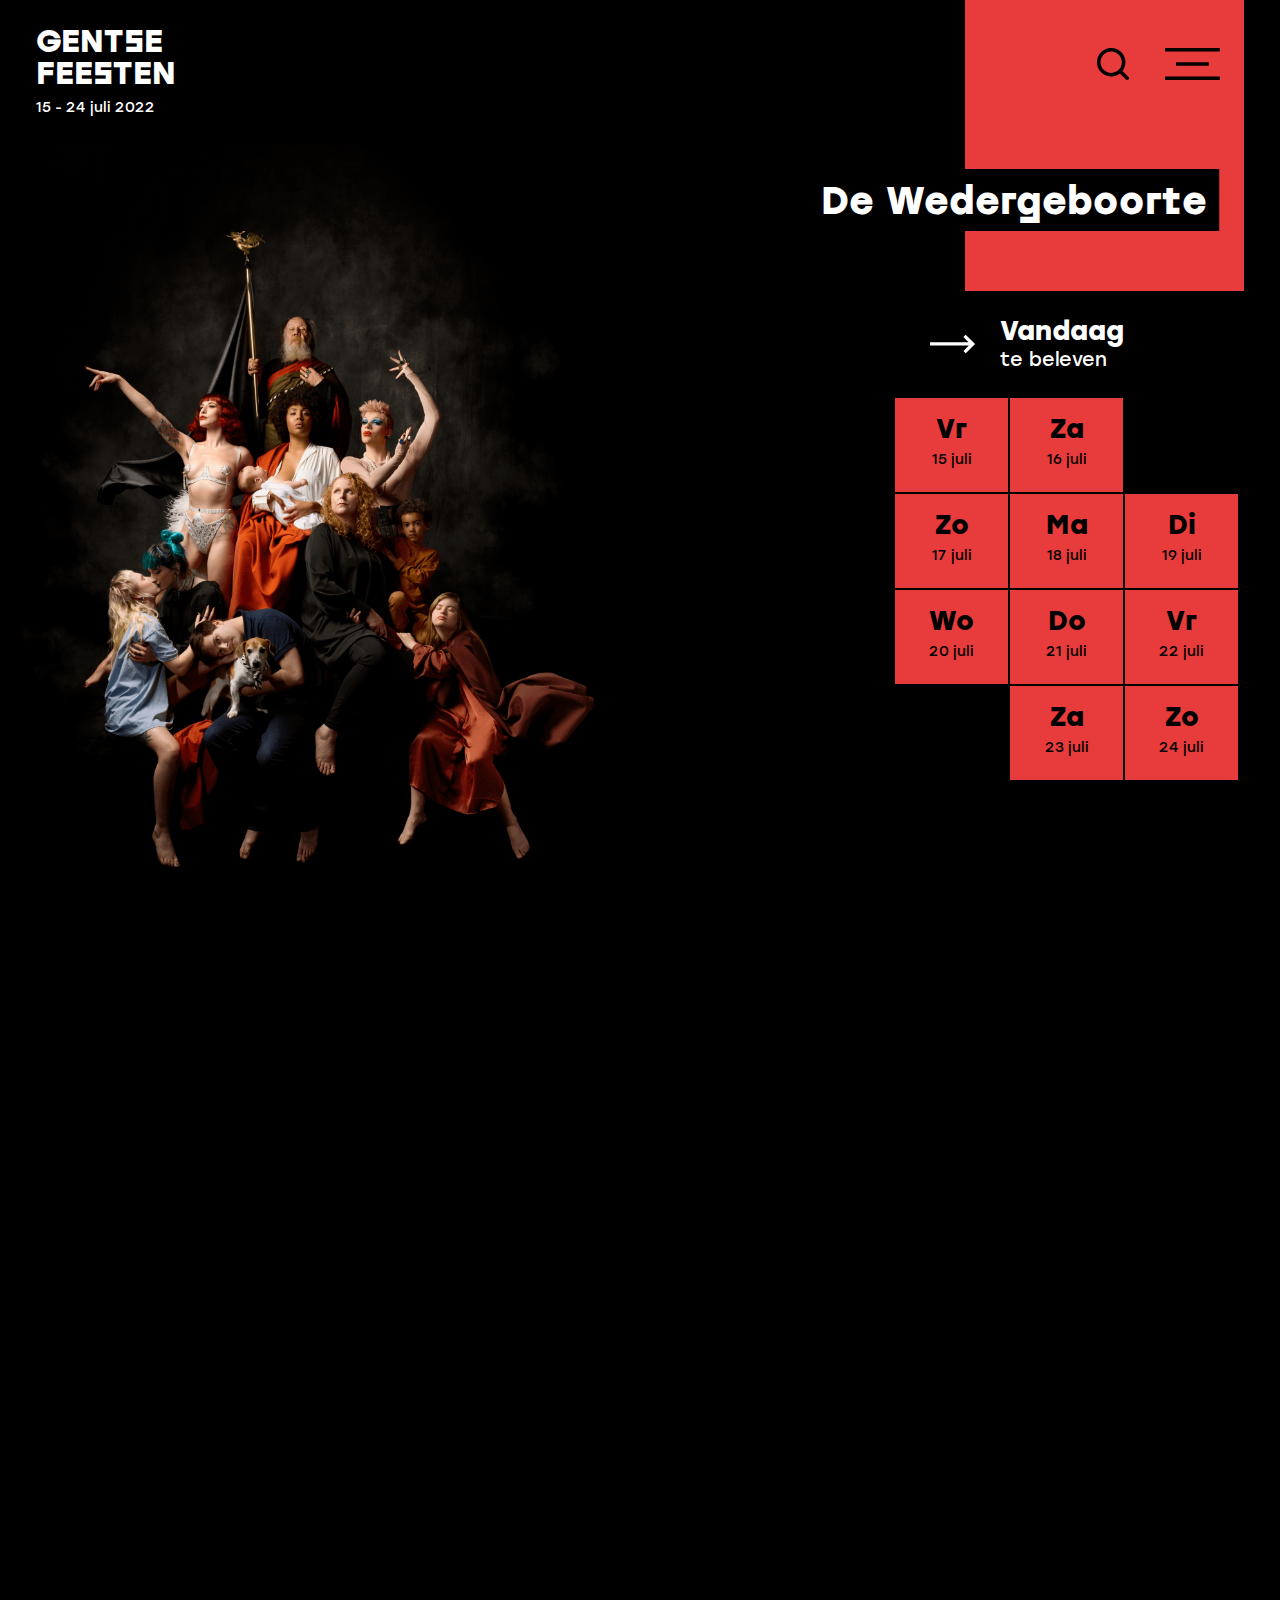
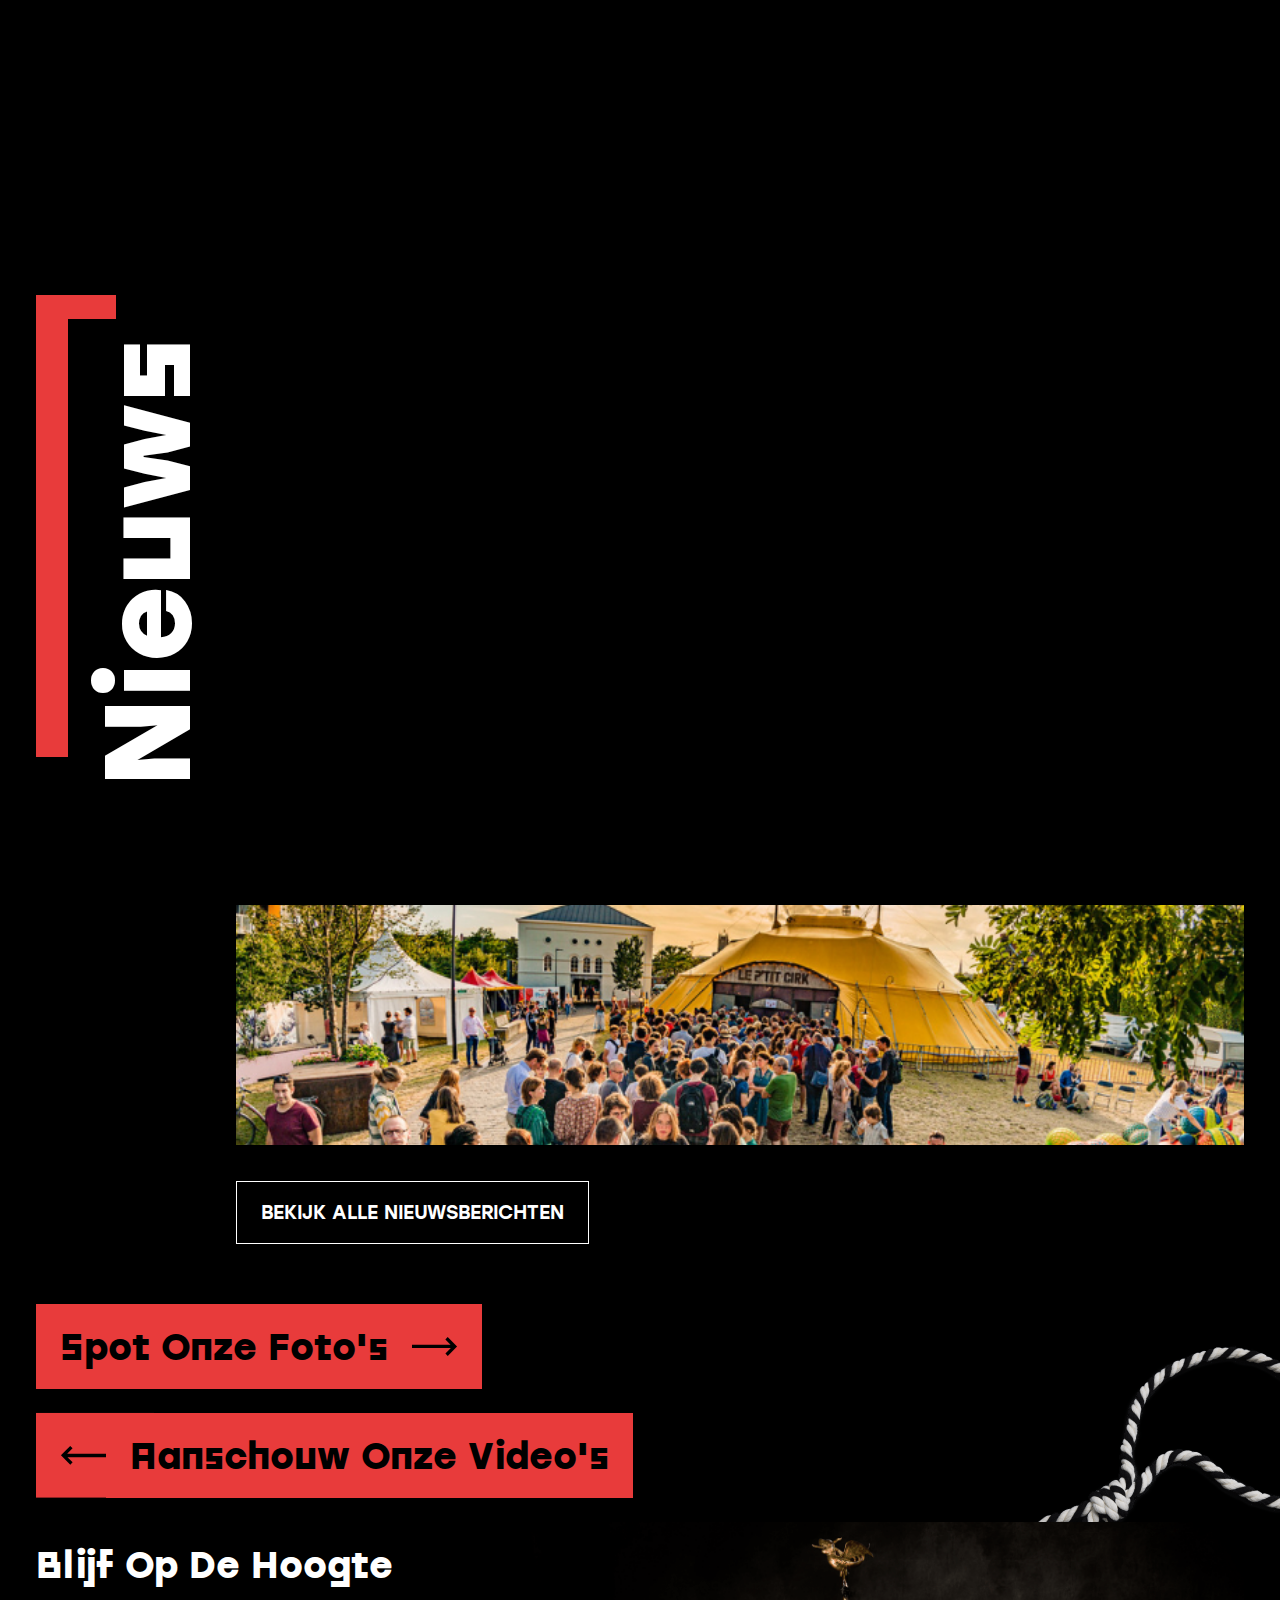
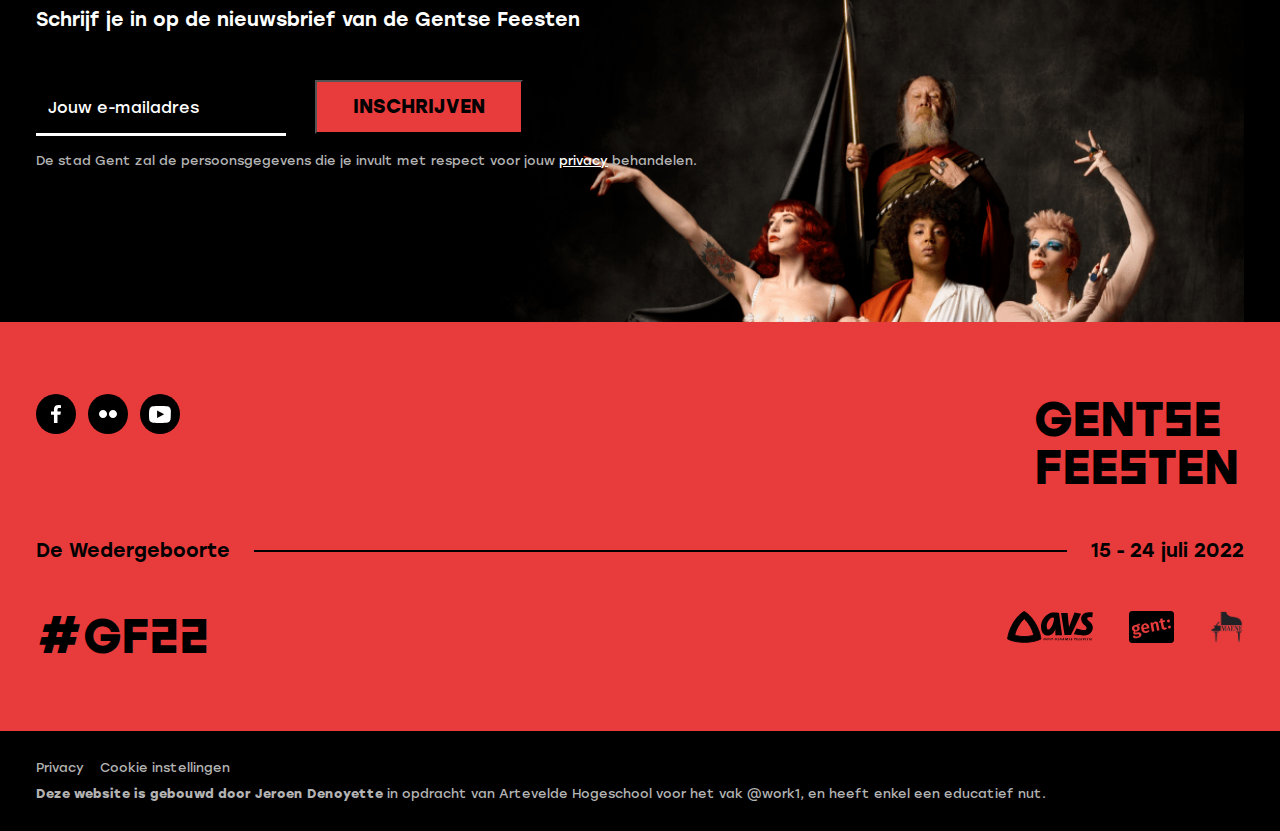
<file: index.html>
<!DOCTYPE html>
<html lang="en">
<head>
    <meta charset="UTF-8">
    <meta http-equiv="X-UA-Compatible" content="IE=edge">
    <meta name="viewport" content="width=device-width, initial-scale=1.0">
    <title>Home | Gentse Feesten 2022</title>
    <link rel="stylesheet" href="static/css/reset.css">
    <link rel="stylesheet" href="static/css/fonts.css">
    <link rel="stylesheet" href="static/css/global.css">
    <link rel="stylesheet" href="static/css/header.css">
    <link rel="stylesheet" href="static/css/footer.css">
    <link rel="stylesheet" href="static/css/events.css">
    <link rel="stylesheet" href="static/css/home.css">

    <link rel="apple-touch-icon" sizes="180x180" href="static/img/apple-touch-icon.png">
    <link rel="icon" type="image/png" sizes="32x32" href="static/img/favicon-32x32.png">
    <link rel="icon" type="image/png" sizes="16x16" href="static/img/favicon-16x16.png">
    <link rel="manifest" href="static/img/site.webmanifest">
    <link rel="mask-icon" href="static/img/safari-pinned-tab.svg" color="#5bbad5">
    <link rel="shortcut icon" href="static/img/favicon.ico">
    <meta name="msapplication-TileColor" content="#da532c">
    <meta name="msapplication-config" content="static/img/browserconfig.xml">
    <meta name="theme-color" content="#ffffff">
</head>
<body>
    <header>
        <div class="container">
            <div class="row">
                <nav class="primary">
                    <ul class="nav__list">
                        <li class="nav__list-item logo"><a href="index.html"><h2>GENTSE FEESTEN</h2><span class="date">15 - 24 juli 2022</span></a></li>
                        <li class="nav__list-item"><a href="news.html">NIEUWS</a></li>
                        <li class="nav__list-item"><a href="events/day.html?day=15">PROGRAMMA</a></li>
                        <li class="nav__list-item"><a href="#">PRAKTISCH</a></li>
                    </ul>
                </nav>
                <nav class="secondary">
                    <ul class="nav__list">
                        <li class="nav__list-item"><a href="#">HOE NAAR GF22?</a></li>
                        <li class="nav__list-item"><a href="search.html"><svg version="1.1" xmlns="http://www.w3.org/2000/svg" width="32" height="32" viewBox="0 0 32 32">
                            <title>search</title>
                            <path d="M31.474 28.951l-6.043-6.025c1.95-2.484 3.007-5.551 3.004-8.708 0-2.812-0.834-5.561-2.396-7.899s-3.783-4.16-6.381-5.237c-2.598-1.076-5.457-1.358-8.215-0.809s-5.291 1.903-7.28 3.891-3.342 4.522-3.891 7.28-0.267 5.617 0.809 8.215c1.076 2.598 2.898 4.818 5.237 6.381s5.087 2.396 7.899 2.396c3.157 0.004 6.225-1.054 8.708-3.004l6.025 6.043c0.165 0.167 0.362 0.299 0.578 0.389s0.449 0.137 0.684 0.137c0.235 0 0.467-0.047 0.683-0.137s0.413-0.223 0.578-0.389c0.167-0.165 0.299-0.362 0.389-0.578s0.137-0.449 0.137-0.683-0.046-0.467-0.137-0.684c-0.090-0.217-0.222-0.413-0.389-0.578zM3.554 14.218c0-2.109 0.625-4.171 1.797-5.924s2.837-3.12 4.786-3.927c1.948-0.807 4.092-1.018 6.161-0.607s3.969 1.427 5.46 2.918c1.491 1.491 2.507 3.391 2.918 5.46s0.2 4.212-0.607 6.161c-0.807 1.948-2.174 3.614-3.927 4.785s-3.815 1.797-5.924 1.797c-2.828 0-5.54-1.123-7.54-3.123s-3.123-4.712-3.123-7.54z"></path>
                            </svg></a></li>
                        <li class="nav__list-item menu"><svg version="1.1" xmlns="http://www.w3.org/2000/svg" width="55" height="32" viewBox="0 0 55 32">
                            <title>hamburger</title>
                            <path d="M0 0h54.825v3.404h-54.825v-3.404zM11.072 14.298h32.681v3.404h-32.681v-3.404zM0 28.596h54.825v3.404h-54.825v-3.404z"></path>
                            </svg></li>
                    </ul>
                </nav>
            </div>
        </div>
        <nav class="hamburger">
            <div class="logo"><a href="index.html"><h2>GENTSE FEESTEN</h2><span class="date">15 - 24 juli 2022</span></a></div>
            <div class="hamburger__navigation">
                <ul class="hamburger__list">
                    <li class="hamburger__list-item"><a href="news.html">NIEUWS</a></li>
                    <li class="hamburger__list-item"><a href="events/day.html?day=15">PROGRAMMA <svg version="1.1" xmlns="http://www.w3.org/2000/svg" width="85" height="32" viewBox="0 0 85 32">
                        <title>arrow-right-long</title>
                        <path d="M68.393 0l-3.434 3.808 9.845 8.881h-74.803v5.129h74.828l-9.865 8.848 3.424 3.817 16.946-15.2z"></path>
                        </svg></a></li>
                    <li class="hamburger__list-item"><a href="#">PRAKTISCH</a></li>
                    <li class="hamburger__list-item"><a href="#">HOE NAAR GF22?</a></li>
                </ul>
                <ul class="hamburger__programme">
                    <li class="hamburger__programme-item"><a href="events/day.html?day=15">Vrijdag 15 juli</a></li>
                    <li class="hamburger__programme-item"><a href="events/day.html?day=16">Zaterdag 16 juli</a></li>
                    <li class="hamburger__programme-item"><a href="events/day.html?day=17">Zondag 17 juli</a></li>
                    <li class="hamburger__programme-item"><a href="events/day.html?day=18">Maandag 18 juli</a></li>
                    <li class="hamburger__programme-item"><a href="events/day.html?day=19">Dinsdag 19 juli</a></li>
                    <li class="hamburger__programme-item"><a href="events/day.html?day=20">Woensdag 20 juli</a></li>
                    <li class="hamburger__programme-item"><a href="events/day.html?day=21">Donderdag 21 juli</a></li>
                    <li class="hamburger__programme-item"><a href="events/day.html?day=22">Vrijdag 22 juli</a></li>
                    <li class="hamburger__programme-item"><a href="events/day.html?day=23">Zaterdag 23 juli</a></li>
                    <li class="hamburger__programme-item"><a href="events/day.html?day=24">Zondag 24 juli</a></li>
                    <li class="hamburger__programme-item"><a href="events/day.html?day=15">Programma</a></li>
                </ul>
            </div>
            <div class="hamburger__buttons">
                <a href="search.html">
                    <svg version="1.1" xmlns="http://www.w3.org/2000/svg" width="32" height="32" viewBox="0 0 32 32">
                        <title>search</title>
                        <path d="M31.474 28.951l-6.043-6.025c1.95-2.484 3.007-5.551 3.004-8.708 0-2.812-0.834-5.561-2.396-7.899s-3.783-4.16-6.381-5.237c-2.598-1.076-5.457-1.358-8.215-0.809s-5.291 1.903-7.28 3.891-3.342 4.522-3.891 7.28-0.267 5.617 0.809 8.215c1.076 2.598 2.898 4.818 5.237 6.381s5.087 2.396 7.899 2.396c3.157 0.004 6.225-1.054 8.708-3.004l6.025 6.043c0.165 0.167 0.362 0.299 0.578 0.389s0.449 0.137 0.684 0.137c0.235 0 0.467-0.047 0.683-0.137s0.413-0.223 0.578-0.389c0.167-0.165 0.299-0.362 0.389-0.578s0.137-0.449 0.137-0.683-0.046-0.467-0.137-0.684c-0.090-0.217-0.222-0.413-0.389-0.578zM3.554 14.218c0-2.109 0.625-4.171 1.797-5.924s2.837-3.12 4.786-3.927c1.948-0.807 4.092-1.018 6.161-0.607s3.969 1.427 5.46 2.918c1.491 1.491 2.507 3.391 2.918 5.46s0.2 4.212-0.607 6.161c-0.807 1.948-2.174 3.614-3.927 4.785s-3.815 1.797-5.924 1.797c-2.828 0-5.54-1.123-7.54-3.123s-3.123-4.712-3.123-7.54z"></path>
                    </svg>
                </a>
                <div class="close">
                    <svg version="1.1" xmlns="http://www.w3.org/2000/svg" width="53" height="32" viewBox="0 0 53 32">
                        <title>cross</title>
                        <path d="M53.378 29.173l-23.79-13.215 23.64-13.131-1.57-2.827-25.399 14.108-24.537-13.63-1.57 2.827 22.777 12.652-22.928 12.736 1.57 2.827 24.688-13.713 25.55 14.192z"></path>
                    </svg>
                </div>
            </div>
        </nav>
    </header>
    <main>
        <div class="hero-section">
            <div class="container">
                <div class="page-title">
                    <h1>De Wedergeboorte</h1>
                </div>
                <div class="calendar-wrapper">
                    <a class="calendar__today" href="events/day.html?day=15">
                        <div>
                            <svg version="1.1" xmlns="http://www.w3.org/2000/svg" width="94" height="32" viewBox="0 0 94 32">
                                <title>arrow-right-extra-long</title>
                                <path d="M86.53 14.152l-5.157-5.157 2.325-2.323 9.36 9.36-9.296 9.296-2.339-2.339 5.432-5.434h-86.854v-3.403z"></path>
                            </svg>
                            <div>
                                <p>Vandaag</p>
                                <p>te beleven</p>
                            </div>
                        </div>
                    </a>
                    <div class="calendar">
                        <a href="events/day.html?day=15" class="day">
                            <div>
                                <p>Vr</p>
                                <p>15 juli</p>
                            </div>
                        </a>
                        <a href="events/day.html?day=16" class="day">
                            <div>
                                <p>Za</p>
                                <p>16 juli</p>
                            </div>
                        </a>
                        <div class="day empty"></div>
                        <a href="events/day.html?day=17" class="day">
                            <div>
                                <p>Zo</p>
                                <p>17 juli</p>
                            </div>
                        </a>
                        <a href="events/day.html?day=18" class="day">
                            <div>
                                <p>Ma</p>
                                <p>18 juli</p>
                            </div>
                        </a>
                        <a href="events/day.html?day=19" class="day">
                            <div>
                                <p>Di</p>
                                <p>19 juli</p>
                            </div>
                        </a>
                        <a href="events/day.html?day=20" class="day">
                            <div>
                                <p>Wo</p>
                                <p>20 juli</p>
                            </div>
                        </a>
                        <a href="events/day.html?day=21" class="day">
                            <div>
                                <p>Do</p>
                                <p>21 juli</p>
                            </div>
                        </a>
                        <a href="events/day.html?day=22" class="day">
                            <div>
                                <p>Vr</p>
                                <p>22 juli</p>
                            </div>
                        </a>
                        <div class="day empty"></div>
                        <a href="events/day.html?day=23" class="day">
                            <div>
                                <p>Za</p>
                                <p>23 juli</p>
                            </div>
                        </a>
                        <a href="events/day.html?day=24" class="day">
                            <div>
                                <p>Zo</p>
                                <p>24 juli</p>
                            </div>
                        </a>
                    </div>
                </div>
            </div>
        </div>
        <div class="events grid">
            <div class="container">
                <div class="home__events"></div>
            </div>
        </div>
        <div class="news">
            <div class="container">
                <div class="news__title">
                    <h2>Nieuws</h2>
                </div>
                <div class="news__wrapper">
                    <div class="news__content">
                        <div class="news__content-articles"></div>
                        <div class="news__content-picture">
                            <img src="static/img/news-image.jpg" alt="people waiting in line for a tent" loading="lazy">
                        </div>
                    </div>
                    <a href="news.html">BEKIJK ALLE NIEUWSBERICHTEN</a>
                </div>
            </div>
        </div>
    </main>
    <footer>
        <div class="footer-top">
            <div class="container">
                <a href="#">
                    <div class="pictures-link">
                        <h2>Spot Onze Foto's</h2>
                        <img src="static/img/gentse-feesten-icoontjes/arrow-right-extra-long.svg" alt="">
                    </div>
                </a>
                <a href="#">
                    <div class="video-link">
                        <img src="static/img/gentse-feesten-icoontjes/arrow-right-extra-long.svg" alt="">
                        <h2>Aanschouw Onze Video's</h2>
                    </div>
                </a>
                <div class="newsletter">
                    <h2>Blijf Op De Hoogte</h2>
                    <p>Schrijf je in op de nieuwsbrief van de Gentse Feesten</p>
                    <form action="#" method="post">
                        <input type="email" name="email" id="email" placeholder="Jouw e-mailadres">
                        <button type="submit">INSCHRIJVEN</button>
                        <p>De stad Gent zal de persoonsgegevens die je invult met respect voor jouw <a href="#">privacy</a> behandelen.</p>
                    </form>
                </div>
            </div>
            <div class="strop">
                <img src="static/img/strop.png" alt="strop">
            </div>
        </div>
        <div class="footer-bottom">
            <div class="container">
                <div class="row">
                    <div class="socials">
                        <a href="https://www.facebook.com/gentsefeesten" target="_blank">
                            <svg version="1.1" xmlns="http://www.w3.org/2000/svg" width="32" height="32" viewBox="0 0 32 32">
                                <title>facebook</title>
                                <path d="M17.49 25v-8.21h2.95l0.44-3.2h-3.39v-2.043c0-0.927 0.276-1.558 1.697-1.558l1.813-0.001v-2.862c-0.766-0.080-1.655-0.126-2.555-0.126-0.030 0-0.061 0-0.091 0h0.005c-2.614 0-4.403 1.491-4.403 4.23v2.36h-2.956v3.2h2.956v8.21h3.535z"></path>
                            </svg>
                        </a>
                        <a href="https://www.flickr.com/photos/stadgent" target="_blank">
                            <svg version="1.1" xmlns="http://www.w3.org/2000/svg" width="32" height="32" viewBox="0 0 32 32">
                                <title>flickr</title>
                                <path d="M11.034 12c2.228 0 4.034 1.791 4.034 4 0 2.21-1.806 4-4.034 4s-4.034-1.79-4.034-4c0-2.209 1.806-4 4.034-4zM25 16c0 2.21-1.806 4-4.034 4s-4.034-1.79-4.034-4c0-2.209 1.806-4 4.034-4s4.034 1.791 4.034 4z"></path>
                            </svg>
                        </a>
                        <a href="https://www.youtube.com/channel/UCUn5Z0JK-sEbql4cVNdaH-Q" target="_blank">
                            <svg version="1.1" xmlns="http://www.w3.org/2000/svg" width="32" height="32" viewBox="0 0 32 32">
                                <title>youtube</title>
                                <path d="M26.8 12.1v0c0-0.3-0.3-1.9-1.1-2.7-0.7-0.7-1.7-1.1-2.7-1.2h-0.2c-3-0.2-6.6-0.2-6.8-0.2s-3.8 0-6.8 0.2h-0.2c-1 0-1.9 0.5-2.6 1.2-0.8 0.8-1.1 2.4-1.1 2.7-0.2 1.2-0.3 2.4-0.3 3.6v1.6c0 1.2 0.1 2.4 0.2 3.6 0 0.3 0.3 1.8 1.1 2.7 0.8 0.7 1.7 1.1 2.7 1.1 0.1 0 0.2 0 0.2 0h0.1c1.7 0.2 6.4 0.2 6.6 0.2v0c0.2 0 3.8 0 6.8-0.2h0.2c1 0 1.9-0.5 2.6-1.2 0.8-0.8 1.1-2.4 1.1-2.7 0.1-1.2 0.2-2.4 0.2-3.6v-1.6c0.2-1.1 0.1-2.3 0-3.5zM13.1 19.9v-7.4l7.1 3.7-7.1 3.7z"></path>
                            </svg>
                        </a>
                    </div>
                    <div class="logo"><a href="index.html"><h2>GENTSE FEESTEN</h2></a></div>
                </div>
                <div class="row">
                    <span class="slogan">De Wedergeboorte</span>
                    <div class="line"></div>
                    <span class="date">15 - 24 juli 2022</span>
                </div>
                <div class="row">
                    <h2>#GF22</h2>
                    <div class="partners">
                        <a href="https://www.avs.be/" target="_blank"><img src="static/img/partner-avs.svg" alt="avs"></a>
                        <a href="https://stad.gent/nl" target="_blank"><img src="static/img/partner-stad-gent.svg" alt="stad gent"></a>
                        <a href="https://www.maene.be/nl_BE/" target="_blank"><img src="static/img/partner-maene.svg" alt="maene"></a>
                    </div>
                </div>
            </div>
        </div>
        <div class="disclaimer">
            <div class="container">
                <div class="row">
                    <div class="disclaimer__links">
                        <a href="#">Privacy</a>
                        <a href="#">Cookie instellingen</a>
                    </div>
                    <p><strong>Deze website is gebouwd door Jeroen Denoyette</strong> in opdracht van Artevelde Hogeschool voor het vak @work1, en heeft enkel een educatief nut.</p>
                </div>
            </div>
        </div>
    </footer>
    <script src="static/js/hamburger.js"></script>
    <script src="static/js/getData.js"></script>
    <script src="static/js/events.js"></script>
    <script src="static/js/news.js"></script>
</body>
</html>
</file>
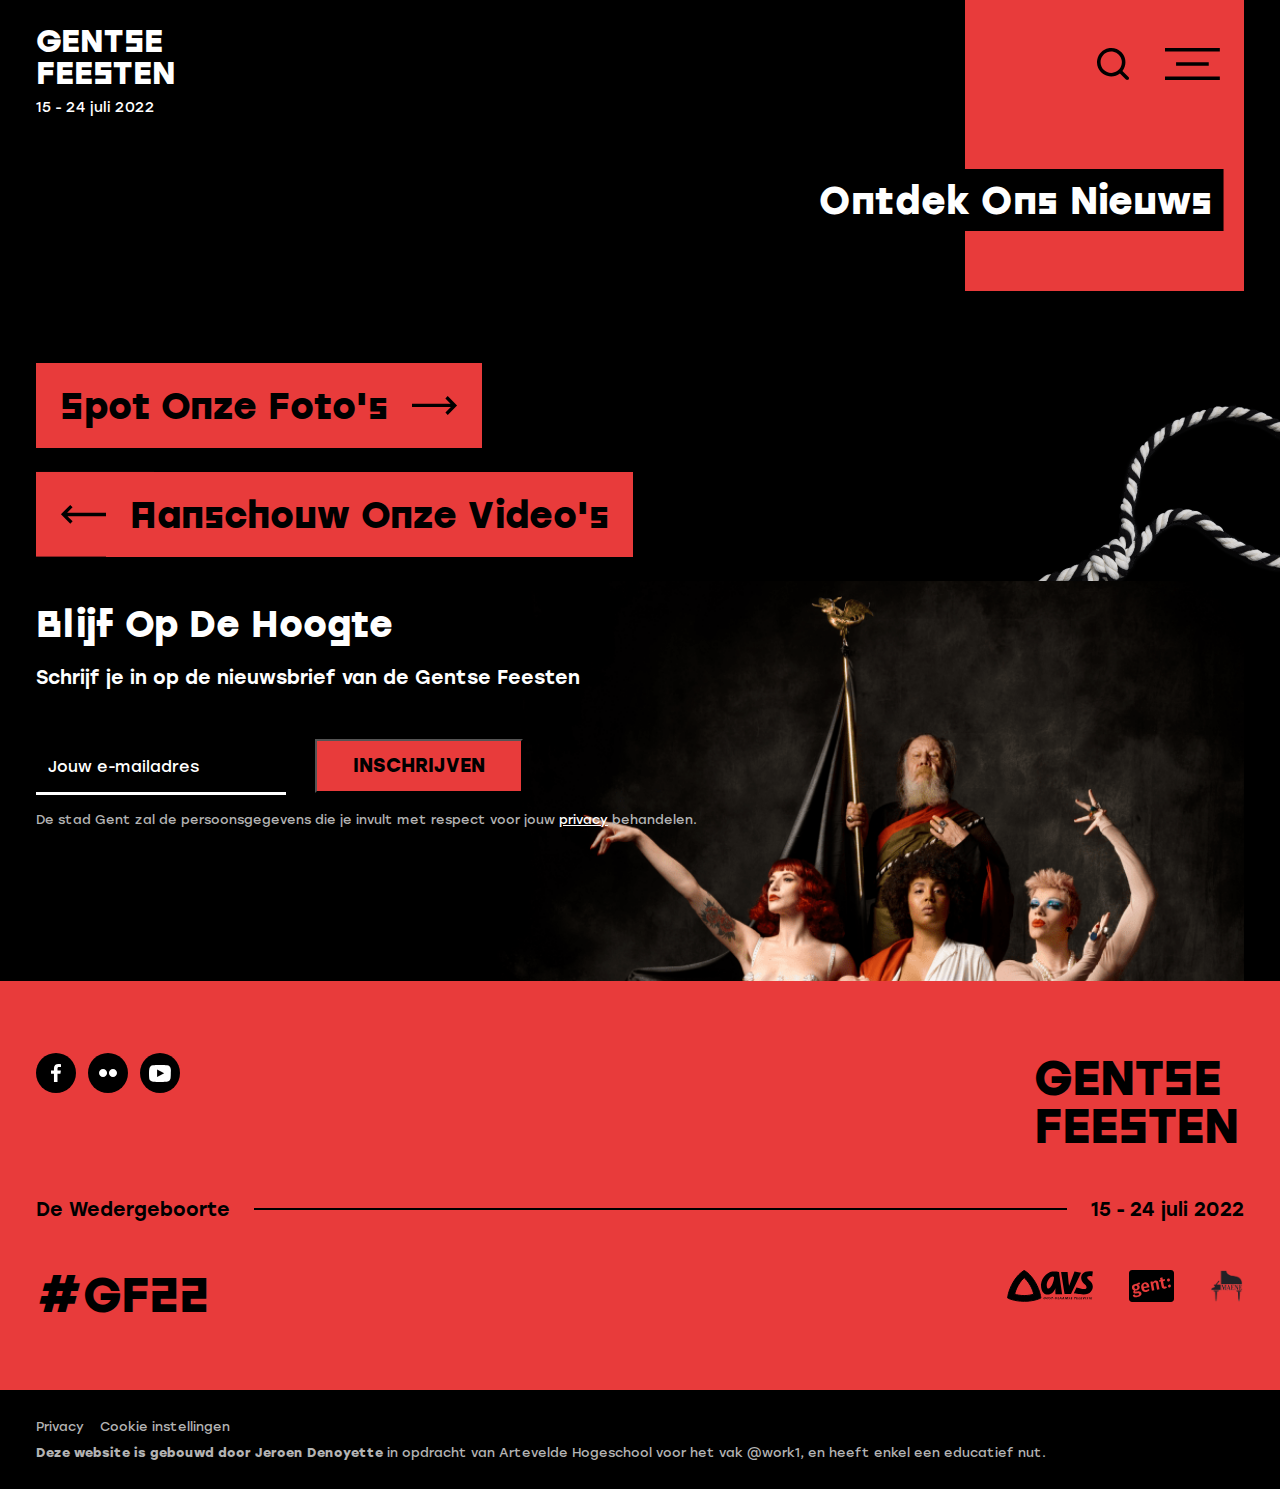
<file: news.html>
<!DOCTYPE html>
<html lang="en">
<head>
    <meta charset="UTF-8">
    <meta http-equiv="X-UA-Compatible" content="IE=edge">
    <meta name="viewport" content="width=device-width, initial-scale=1.0">
    <title>Ontdek ons nieuws | Gentse Feesten 2022</title>
    <link rel="stylesheet" href="static/css/reset.css">
    <link rel="stylesheet" href="static/css/fonts.css">
    <link rel="stylesheet" href="static/css/global.css">
    <link rel="stylesheet" href="static/css/header.css">
    <link rel="stylesheet" href="static/css/footer.css">
    <link rel="stylesheet" href="static/css/news.css">

    <link rel="apple-touch-icon" sizes="180x180" href="static/img/apple-touch-icon.png">
    <link rel="icon" type="image/png" sizes="32x32" href="static/img/favicon-32x32.png">
    <link rel="icon" type="image/png" sizes="16x16" href="static/img/favicon-16x16.png">
    <link rel="manifest" href="static/img/site.webmanifest">
    <link rel="mask-icon" href="static/img/safari-pinned-tab.svg" color="#5bbad5">
    <link rel="shortcut icon" href="static/img/favicon.ico">
    <meta name="msapplication-TileColor" content="#da532c">
    <meta name="msapplication-config" content="static/img/browserconfig.xml">
    <meta name="theme-color" content="#ffffff">
</head>
<body>
    <header>
        <div class="container">
            <div class="row">
                <nav class="primary">
                    <ul class="nav__list">
                        <li class="nav__list-item logo"><a href="index.html"><h2>GENTSE FEESTEN</h2><span class="date">15 - 24 juli 2022</span></a></li>
                        <li class="nav__list-item"><a href="news.html">NIEUWS</a></li>
                        <li class="nav__list-item"><a href="events/day.html?day=15">PROGRAMMA</a></li>
                        <li class="nav__list-item"><a href="#">PRAKTISCH</a></li>
                    </ul>
                </nav>
                <nav class="secondary">
                    <ul class="nav__list">
                        <li class="nav__list-item"><a href="#">HOE NAAR GF22?</a></li>
                        <li class="nav__list-item"><a href="search.html"><svg version="1.1" xmlns="http://www.w3.org/2000/svg" width="32" height="32" viewBox="0 0 32 32">
                            <title>search</title>
                            <path d="M31.474 28.951l-6.043-6.025c1.95-2.484 3.007-5.551 3.004-8.708 0-2.812-0.834-5.561-2.396-7.899s-3.783-4.16-6.381-5.237c-2.598-1.076-5.457-1.358-8.215-0.809s-5.291 1.903-7.28 3.891-3.342 4.522-3.891 7.28-0.267 5.617 0.809 8.215c1.076 2.598 2.898 4.818 5.237 6.381s5.087 2.396 7.899 2.396c3.157 0.004 6.225-1.054 8.708-3.004l6.025 6.043c0.165 0.167 0.362 0.299 0.578 0.389s0.449 0.137 0.684 0.137c0.235 0 0.467-0.047 0.683-0.137s0.413-0.223 0.578-0.389c0.167-0.165 0.299-0.362 0.389-0.578s0.137-0.449 0.137-0.683-0.046-0.467-0.137-0.684c-0.090-0.217-0.222-0.413-0.389-0.578zM3.554 14.218c0-2.109 0.625-4.171 1.797-5.924s2.837-3.12 4.786-3.927c1.948-0.807 4.092-1.018 6.161-0.607s3.969 1.427 5.46 2.918c1.491 1.491 2.507 3.391 2.918 5.46s0.2 4.212-0.607 6.161c-0.807 1.948-2.174 3.614-3.927 4.785s-3.815 1.797-5.924 1.797c-2.828 0-5.54-1.123-7.54-3.123s-3.123-4.712-3.123-7.54z"></path>
                            </svg></a></li>
                        <li class="nav__list-item menu"><svg version="1.1" xmlns="http://www.w3.org/2000/svg" width="55" height="32" viewBox="0 0 55 32">
                            <title>hamburger</title>
                            <path d="M0 0h54.825v3.404h-54.825v-3.404zM11.072 14.298h32.681v3.404h-32.681v-3.404zM0 28.596h54.825v3.404h-54.825v-3.404z"></path>
                            </svg></li>
                    </ul>
                </nav>
            </div>
        </div>
        <nav class="hamburger">
            <div class="logo"><a href="index.html"><h2>GENTSE FEESTEN</h2><span class="date">15 - 24 juli 2022</span></a></div>
            <div class="hamburger__navigation">
                <ul class="hamburger__list">
                    <li class="hamburger__list-item"><a href="news.html">NIEUWS</a></li>
                    <li class="hamburger__list-item"><a href="events/day.html?day=15">PROGRAMMA <svg version="1.1" xmlns="http://www.w3.org/2000/svg" width="85" height="32" viewBox="0 0 85 32">
                        <title>arrow-right-long</title>
                        <path d="M68.393 0l-3.434 3.808 9.845 8.881h-74.803v5.129h74.828l-9.865 8.848 3.424 3.817 16.946-15.2z"></path>
                        </svg></a></li>
                    <li class="hamburger__list-item"><a href="#">PRAKTISCH</a></li>
                    <li class="hamburger__list-item"><a href="#">HOE NAAR GF22?</a></li>
                </ul>
                <ul class="hamburger__programme">
                    <li class="hamburger__programme-item"><a href="events/day.html?day=15">Vrijdag 15 juli</a></li>
                    <li class="hamburger__programme-item"><a href="events/day.html?day=16">Zaterdag 16 juli</a></li>
                    <li class="hamburger__programme-item"><a href="events/day.html?day=17">Zondag 17 juli</a></li>
                    <li class="hamburger__programme-item"><a href="events/day.html?day=18">Maandag 18 juli</a></li>
                    <li class="hamburger__programme-item"><a href="events/day.html?day=19">Dinsdag 19 juli</a></li>
                    <li class="hamburger__programme-item"><a href="events/day.html?day=20">Woensdag 20 juli</a></li>
                    <li class="hamburger__programme-item"><a href="events/day.html?day=21">Donderdag 21 juli</a></li>
                    <li class="hamburger__programme-item"><a href="events/day.html?day=22">Vrijdag 22 juli</a></li>
                    <li class="hamburger__programme-item"><a href="events/day.html?day=23">Zaterdag 23 juli</a></li>
                    <li class="hamburger__programme-item"><a href="events/day.html?day=24">Zondag 24 juli</a></li>
                    <li class="hamburger__programme-item"><a href="events/day.html?day=15">Programma</a></li>
                </ul>
            </div>
            <div class="hamburger__buttons">
                <a href="search.html">
                    <svg version="1.1" xmlns="http://www.w3.org/2000/svg" width="32" height="32" viewBox="0 0 32 32">
                        <title>search</title>
                        <path d="M31.474 28.951l-6.043-6.025c1.95-2.484 3.007-5.551 3.004-8.708 0-2.812-0.834-5.561-2.396-7.899s-3.783-4.16-6.381-5.237c-2.598-1.076-5.457-1.358-8.215-0.809s-5.291 1.903-7.28 3.891-3.342 4.522-3.891 7.28-0.267 5.617 0.809 8.215c1.076 2.598 2.898 4.818 5.237 6.381s5.087 2.396 7.899 2.396c3.157 0.004 6.225-1.054 8.708-3.004l6.025 6.043c0.165 0.167 0.362 0.299 0.578 0.389s0.449 0.137 0.684 0.137c0.235 0 0.467-0.047 0.683-0.137s0.413-0.223 0.578-0.389c0.167-0.165 0.299-0.362 0.389-0.578s0.137-0.449 0.137-0.683-0.046-0.467-0.137-0.684c-0.090-0.217-0.222-0.413-0.389-0.578zM3.554 14.218c0-2.109 0.625-4.171 1.797-5.924s2.837-3.12 4.786-3.927c1.948-0.807 4.092-1.018 6.161-0.607s3.969 1.427 5.46 2.918c1.491 1.491 2.507 3.391 2.918 5.46s0.2 4.212-0.607 6.161c-0.807 1.948-2.174 3.614-3.927 4.785s-3.815 1.797-5.924 1.797c-2.828 0-5.54-1.123-7.54-3.123s-3.123-4.712-3.123-7.54z"></path>
                    </svg>
                </a>
                <div class="close">
                    <svg version="1.1" xmlns="http://www.w3.org/2000/svg" width="53" height="32" viewBox="0 0 53 32">
                        <title>cross</title>
                        <path d="M53.378 29.173l-23.79-13.215 23.64-13.131-1.57-2.827-25.399 14.108-24.537-13.63-1.57 2.827 22.777 12.652-22.928 12.736 1.57 2.827 24.688-13.713 25.55 14.192z"></path>
                    </svg>
                </div>
            </div>
        </nav>
    </header>
    <main>
        <div class="container">
            <div class="page-title">
                <h1>Ontdek Ons Nieuws</h1>
            </div>
            <div class="news__articles"></div>
        </div>
    </main>
    <footer>
        <div class="footer-top">
            <div class="container">
                <a href="#">
                    <div class="pictures-link">
                        <h2>Spot Onze Foto's</h2>
                        <img src="static/img/gentse-feesten-icoontjes/arrow-right-extra-long.svg" alt="">
                    </div>
                </a>
                <a href="#">
                    <div class="video-link">
                        <img src="static/img/gentse-feesten-icoontjes/arrow-right-extra-long.svg" alt="">
                        <h2>Aanschouw Onze Video's</h2>
                    </div>
                </a>
                <div class="newsletter">
                    <h2>Blijf Op De Hoogte</h2>
                    <p>Schrijf je in op de nieuwsbrief van de Gentse Feesten</p>
                    <form action="#" method="post">
                        <input type="email" name="email" id="email" placeholder="Jouw e-mailadres">
                        <button type="submit">INSCHRIJVEN</button>
                        <p>De stad Gent zal de persoonsgegevens die je invult met respect voor jouw <a href="#">privacy</a> behandelen.</p>
                    </form>
                </div>
            </div>
            <div class="strop">
                <img src="static/img/strop.png" alt="strop">
            </div>
        </div>
        <div class="footer-bottom">
            <div class="container">
                <div class="row">
                    <div class="socials">
                        <a href="https://www.facebook.com/gentsefeesten" target="_blank">
                            <svg version="1.1" xmlns="http://www.w3.org/2000/svg" width="32" height="32" viewBox="0 0 32 32">
                                <title>facebook</title>
                                <path d="M17.49 25v-8.21h2.95l0.44-3.2h-3.39v-2.043c0-0.927 0.276-1.558 1.697-1.558l1.813-0.001v-2.862c-0.766-0.080-1.655-0.126-2.555-0.126-0.030 0-0.061 0-0.091 0h0.005c-2.614 0-4.403 1.491-4.403 4.23v2.36h-2.956v3.2h2.956v8.21h3.535z"></path>
                            </svg>
                        </a>
                        <a href="https://www.flickr.com/photos/stadgent" target="_blank">
                            <svg version="1.1" xmlns="http://www.w3.org/2000/svg" width="32" height="32" viewBox="0 0 32 32">
                                <title>flickr</title>
                                <path d="M11.034 12c2.228 0 4.034 1.791 4.034 4 0 2.21-1.806 4-4.034 4s-4.034-1.79-4.034-4c0-2.209 1.806-4 4.034-4zM25 16c0 2.21-1.806 4-4.034 4s-4.034-1.79-4.034-4c0-2.209 1.806-4 4.034-4s4.034 1.791 4.034 4z"></path>
                            </svg>
                        </a>
                        <a href="https://www.youtube.com/channel/UCUn5Z0JK-sEbql4cVNdaH-Q" target="_blank">
                            <svg version="1.1" xmlns="http://www.w3.org/2000/svg" width="32" height="32" viewBox="0 0 32 32">
                                <title>youtube</title>
                                <path d="M26.8 12.1v0c0-0.3-0.3-1.9-1.1-2.7-0.7-0.7-1.7-1.1-2.7-1.2h-0.2c-3-0.2-6.6-0.2-6.8-0.2s-3.8 0-6.8 0.2h-0.2c-1 0-1.9 0.5-2.6 1.2-0.8 0.8-1.1 2.4-1.1 2.7-0.2 1.2-0.3 2.4-0.3 3.6v1.6c0 1.2 0.1 2.4 0.2 3.6 0 0.3 0.3 1.8 1.1 2.7 0.8 0.7 1.7 1.1 2.7 1.1 0.1 0 0.2 0 0.2 0h0.1c1.7 0.2 6.4 0.2 6.6 0.2v0c0.2 0 3.8 0 6.8-0.2h0.2c1 0 1.9-0.5 2.6-1.2 0.8-0.8 1.1-2.4 1.1-2.7 0.1-1.2 0.2-2.4 0.2-3.6v-1.6c0.2-1.1 0.1-2.3 0-3.5zM13.1 19.9v-7.4l7.1 3.7-7.1 3.7z"></path>
                            </svg>
                        </a>
                    </div>
                    <div class="logo"><a href="index.html"><h2>GENTSE FEESTEN</h2></a></div>
                </div>
                <div class="row">
                    <span class="slogan">De Wedergeboorte</span>
                    <div class="line"></div>
                    <span class="date">15 - 24 juli 2022</span>
                </div>
                <div class="row">
                    <h2>#GF22</h2>
                    <div class="partners">
                        <a href="https://www.avs.be/" target="_blank"><img src="static/img/partner-avs.svg" alt="avs"></a>
                        <a href="https://stad.gent/nl" target="_blank"><img src="static/img/partner-stad-gent.svg" alt="stad gent"></a>
                        <a href="https://www.maene.be/nl_BE/" target="_blank"><img src="static/img/partner-maene.svg" alt="maene"></a>
                    </div>
                </div>
            </div>
        </div>
        <div class="disclaimer">
            <div class="container">
                <div class="row">
                    <div class="disclaimer__links">
                        <a href="#">Privacy</a>
                        <a href="#">Cookie instellingen</a>
                    </div>
                    <p><strong>Deze website is gebouwd door Jeroen Denoyette</strong> in opdracht van Artevelde Hogeschool voor het vak @work1, en heeft enkel een educatief nut.</p>
                </div>
            </div>
        </div>
    </footer>
    <script src="static/js/hamburger.js"></script>
    <script src="static/js/getData.js"></script>
    <script src="static/js/news.js"></script>
</body>
</html>
</file>
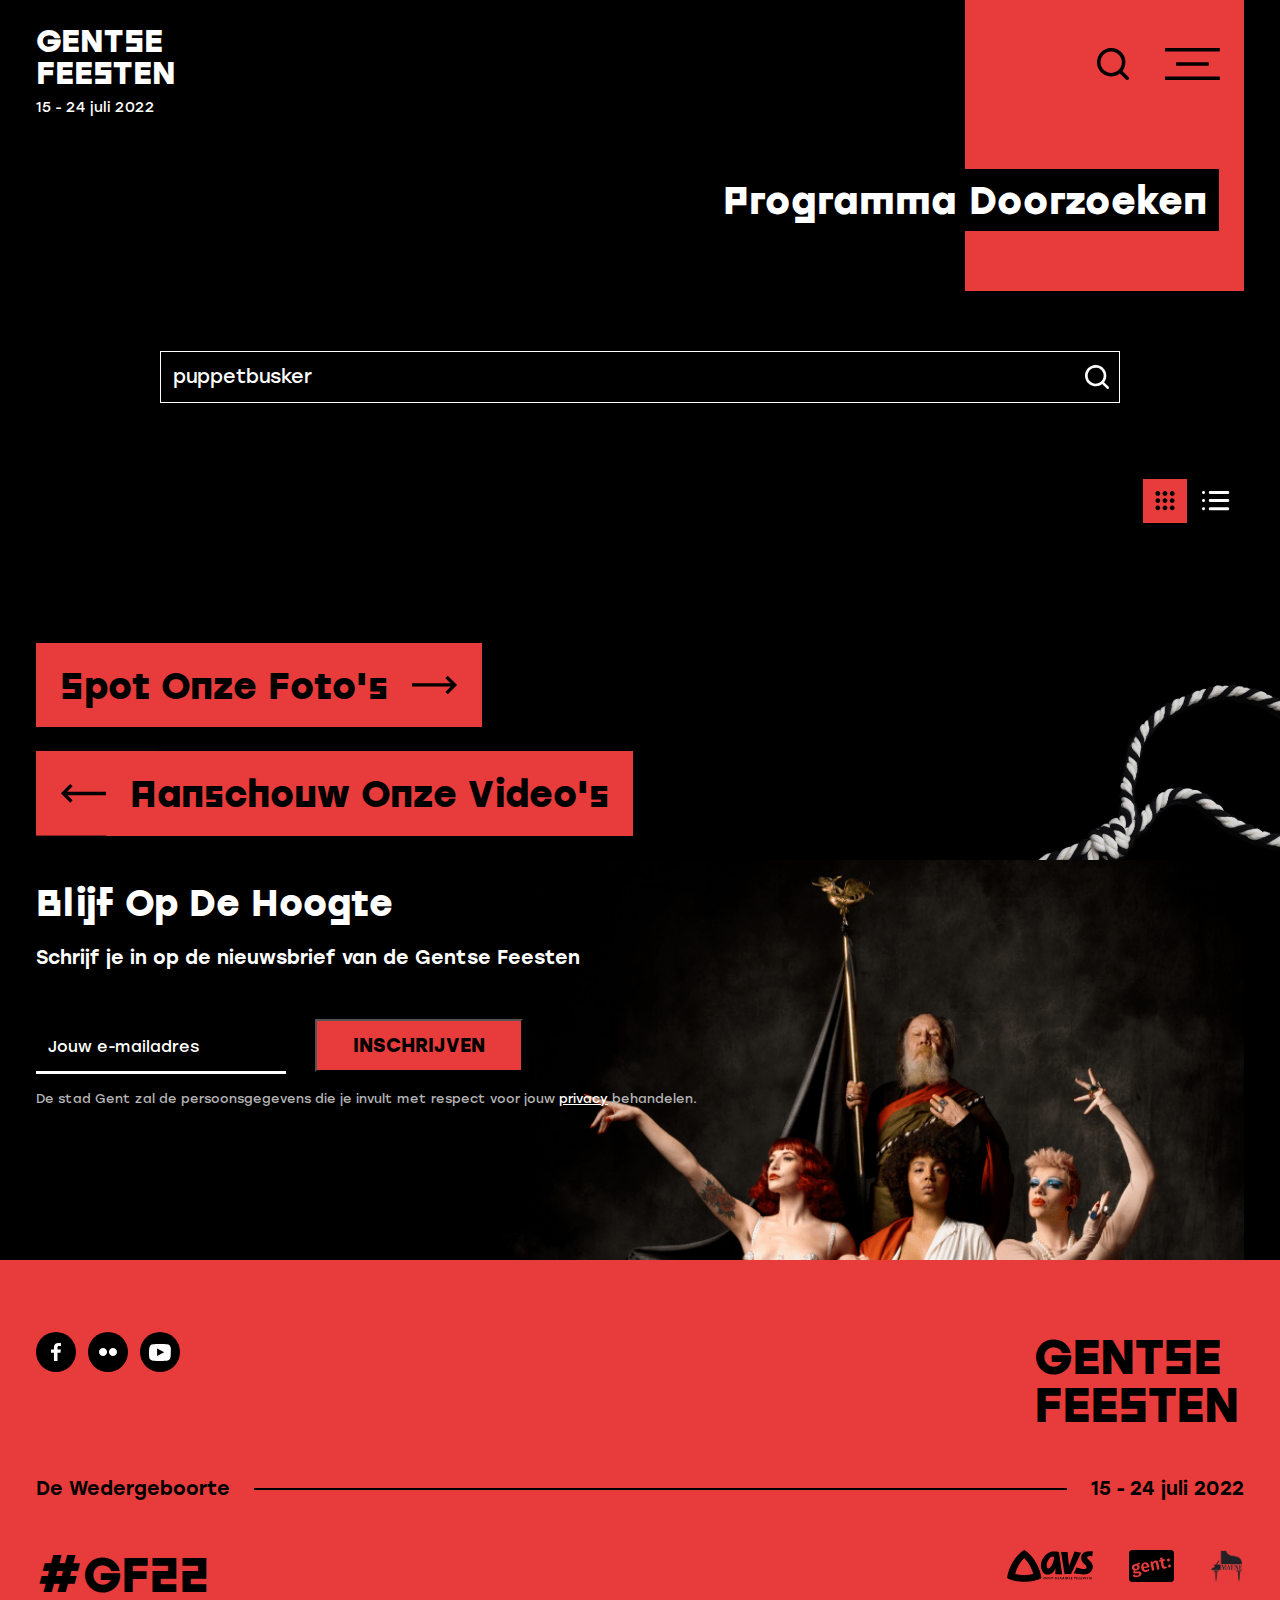
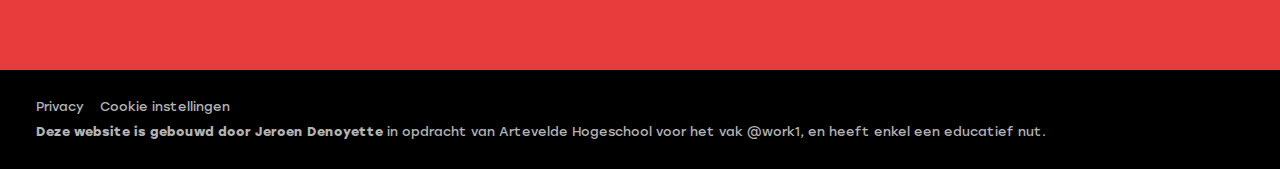
<file: search.html>
<!DOCTYPE html>
<html lang="en">
<head>
    <meta charset="UTF-8">
    <meta http-equiv="X-UA-Compatible" content="IE=edge">
    <meta name="viewport" content="width=device-width, initial-scale=1.0">
    <title>Programma doorzoeken | Gentse Feesten 2022</title>
    <link rel="stylesheet" href="static/css/reset.css">
    <link rel="stylesheet" href="static/css/fonts.css">
    <link rel="stylesheet" href="static/css/global.css">
    <link rel="stylesheet" href="static/css/header.css">
    <link rel="stylesheet" href="static/css/footer.css">
    <link rel="stylesheet" href="static/css/search.css">
    <link rel="stylesheet" href="static/css/events.css">

    <link rel="apple-touch-icon" sizes="180x180" href="static/img/apple-touch-icon.png">
    <link rel="icon" type="image/png" sizes="32x32" href="static/img/favicon-32x32.png">
    <link rel="icon" type="image/png" sizes="16x16" href="static/img/favicon-16x16.png">
    <link rel="manifest" href="static/img/site.webmanifest">
    <link rel="mask-icon" href="static/img/safari-pinned-tab.svg" color="#5bbad5">
    <link rel="shortcut icon" href="static/img/favicon.ico">
    <meta name="msapplication-TileColor" content="#da532c">
    <meta name="msapplication-config" content="static/img/browserconfig.xml">
    <meta name="theme-color" content="#ffffff">
</head>
<body>
    <header>
        <div class="container">
            <div class="row">
                <nav class="primary">
                    <ul class="nav__list">
                        <li class="nav__list-item logo"><a href="index.html"><h2>GENTSE FEESTEN</h2><span class="date">15 - 24 juli 2022</span></a></li>
                        <li class="nav__list-item"><a href="news.html">NIEUWS</a></li>
                        <li class="nav__list-item"><a href="events/day.html?day=15">PROGRAMMA</a></li>
                        <li class="nav__list-item"><a href="#">PRAKTISCH</a></li>
                    </ul>
                </nav>
                <nav class="secondary">
                    <ul class="nav__list">
                        <li class="nav__list-item"><a href="#">HOE NAAR GF22?</a></li>
                        <li class="nav__list-item"><a href="search.html"><svg version="1.1" xmlns="http://www.w3.org/2000/svg" width="32" height="32" viewBox="0 0 32 32">
                            <title>search</title>
                            <path d="M31.474 28.951l-6.043-6.025c1.95-2.484 3.007-5.551 3.004-8.708 0-2.812-0.834-5.561-2.396-7.899s-3.783-4.16-6.381-5.237c-2.598-1.076-5.457-1.358-8.215-0.809s-5.291 1.903-7.28 3.891-3.342 4.522-3.891 7.28-0.267 5.617 0.809 8.215c1.076 2.598 2.898 4.818 5.237 6.381s5.087 2.396 7.899 2.396c3.157 0.004 6.225-1.054 8.708-3.004l6.025 6.043c0.165 0.167 0.362 0.299 0.578 0.389s0.449 0.137 0.684 0.137c0.235 0 0.467-0.047 0.683-0.137s0.413-0.223 0.578-0.389c0.167-0.165 0.299-0.362 0.389-0.578s0.137-0.449 0.137-0.683-0.046-0.467-0.137-0.684c-0.090-0.217-0.222-0.413-0.389-0.578zM3.554 14.218c0-2.109 0.625-4.171 1.797-5.924s2.837-3.12 4.786-3.927c1.948-0.807 4.092-1.018 6.161-0.607s3.969 1.427 5.46 2.918c1.491 1.491 2.507 3.391 2.918 5.46s0.2 4.212-0.607 6.161c-0.807 1.948-2.174 3.614-3.927 4.785s-3.815 1.797-5.924 1.797c-2.828 0-5.54-1.123-7.54-3.123s-3.123-4.712-3.123-7.54z"></path>
                            </svg></a></li>
                        <li class="nav__list-item menu"><svg version="1.1" xmlns="http://www.w3.org/2000/svg" width="55" height="32" viewBox="0 0 55 32">
                            <title>hamburger</title>
                            <path d="M0 0h54.825v3.404h-54.825v-3.404zM11.072 14.298h32.681v3.404h-32.681v-3.404zM0 28.596h54.825v3.404h-54.825v-3.404z"></path>
                            </svg></li>
                    </ul>
                </nav>
            </div>
        </div>
        <nav class="hamburger">
            <div class="logo"><a href="index.html"><h2>GENTSE FEESTEN</h2><span class="date">15 - 24 juli 2022</span></a></div>
            <div class="hamburger__navigation">
                <ul class="hamburger__list">
                    <li class="hamburger__list-item"><a href="news.html">NIEUWS</a></li>
                    <li class="hamburger__list-item"><a href="events/day.html?day=15">PROGRAMMA <svg version="1.1" xmlns="http://www.w3.org/2000/svg" width="85" height="32" viewBox="0 0 85 32">
                        <title>arrow-right-long</title>
                        <path d="M68.393 0l-3.434 3.808 9.845 8.881h-74.803v5.129h74.828l-9.865 8.848 3.424 3.817 16.946-15.2z"></path>
                        </svg></a></li>
                    <li class="hamburger__list-item"><a href="#">PRAKTISCH</a></li>
                    <li class="hamburger__list-item"><a href="#">HOE NAAR GF22?</a></li>
                </ul>
                <ul class="hamburger__programme">
                    <li class="hamburger__programme-item"><a href="events/day.html?day=15">Vrijdag 15 juli</a></li>
                    <li class="hamburger__programme-item"><a href="events/day.html?day=16">Zaterdag 16 juli</a></li>
                    <li class="hamburger__programme-item"><a href="events/day.html?day=17">Zondag 17 juli</a></li>
                    <li class="hamburger__programme-item"><a href="events/day.html?day=18">Maandag 18 juli</a></li>
                    <li class="hamburger__programme-item"><a href="events/day.html?day=19">Dinsdag 19 juli</a></li>
                    <li class="hamburger__programme-item"><a href="events/day.html?day=20">Woensdag 20 juli</a></li>
                    <li class="hamburger__programme-item"><a href="events/day.html?day=21">Donderdag 21 juli</a></li>
                    <li class="hamburger__programme-item"><a href="events/day.html?day=22">Vrijdag 22 juli</a></li>
                    <li class="hamburger__programme-item"><a href="events/day.html?day=23">Zaterdag 23 juli</a></li>
                    <li class="hamburger__programme-item"><a href="events/day.html?day=24">Zondag 24 juli</a></li>
                    <li class="hamburger__programme-item"><a href="events/day.html?day=15">Programma</a></li>
                </ul>
            </div>
            <div class="hamburger__buttons">
                <a href="search.html">
                    <svg version="1.1" xmlns="http://www.w3.org/2000/svg" width="32" height="32" viewBox="0 0 32 32">
                        <title>search</title>
                        <path d="M31.474 28.951l-6.043-6.025c1.95-2.484 3.007-5.551 3.004-8.708 0-2.812-0.834-5.561-2.396-7.899s-3.783-4.16-6.381-5.237c-2.598-1.076-5.457-1.358-8.215-0.809s-5.291 1.903-7.28 3.891-3.342 4.522-3.891 7.28-0.267 5.617 0.809 8.215c1.076 2.598 2.898 4.818 5.237 6.381s5.087 2.396 7.899 2.396c3.157 0.004 6.225-1.054 8.708-3.004l6.025 6.043c0.165 0.167 0.362 0.299 0.578 0.389s0.449 0.137 0.684 0.137c0.235 0 0.467-0.047 0.683-0.137s0.413-0.223 0.578-0.389c0.167-0.165 0.299-0.362 0.389-0.578s0.137-0.449 0.137-0.683-0.046-0.467-0.137-0.684c-0.090-0.217-0.222-0.413-0.389-0.578zM3.554 14.218c0-2.109 0.625-4.171 1.797-5.924s2.837-3.12 4.786-3.927c1.948-0.807 4.092-1.018 6.161-0.607s3.969 1.427 5.46 2.918c1.491 1.491 2.507 3.391 2.918 5.46s0.2 4.212-0.607 6.161c-0.807 1.948-2.174 3.614-3.927 4.785s-3.815 1.797-5.924 1.797c-2.828 0-5.54-1.123-7.54-3.123s-3.123-4.712-3.123-7.54z"></path>
                    </svg>
                </a>
                <div class="close">
                    <svg version="1.1" xmlns="http://www.w3.org/2000/svg" width="53" height="32" viewBox="0 0 53 32">
                        <title>cross</title>
                        <path d="M53.378 29.173l-23.79-13.215 23.64-13.131-1.57-2.827-25.399 14.108-24.537-13.63-1.57 2.827 22.777 12.652-22.928 12.736 1.57 2.827 24.688-13.713 25.55 14.192z"></path>
                    </svg>
                </div>
            </div>
        </nav>
    </header>
    <main>
        <div class="container">
            <div class="page-title">
                <h1>Programma Doorzoeken</h1>
            </div>
        </div>
        <div class="search-box__wrapper">
            <div class="container">
                <div class="row">
                    <form action="#" method="post" id="formSearch">
                        <input id="search" type="text" name="search" value="puppetbusker"/>
                        <button type="submit">
                            <svg version="1.1" xmlns="http://www.w3.org/2000/svg" width="32" height="32" viewBox="0 0 32 32">
                            <title>search</title>
                            <path d="M31.474 28.951l-6.043-6.025c1.95-2.484 3.007-5.551 3.004-8.708 0-2.812-0.834-5.561-2.396-7.899s-3.783-4.16-6.381-5.237c-2.598-1.076-5.457-1.358-8.215-0.809s-5.291 1.903-7.28 3.891-3.342 4.522-3.891 7.28-0.267 5.617 0.809 8.215c1.076 2.598 2.898 4.818 5.237 6.381s5.087 2.396 7.899 2.396c3.157 0.004 6.225-1.054 8.708-3.004l6.025 6.043c0.165 0.167 0.362 0.299 0.578 0.389s0.449 0.137 0.684 0.137c0.235 0 0.467-0.047 0.683-0.137s0.413-0.223 0.578-0.389c0.167-0.165 0.299-0.362 0.389-0.578s0.137-0.449 0.137-0.683-0.046-0.467-0.137-0.684c-0.090-0.217-0.222-0.413-0.389-0.578zM3.554 14.218c0-2.109 0.625-4.171 1.797-5.924s2.837-3.12 4.786-3.927c1.948-0.807 4.092-1.018 6.161-0.607s3.969 1.427 5.46 2.918c1.491 1.491 2.507 3.391 2.918 5.46s0.2 4.212-0.607 6.161c-0.807 1.948-2.174 3.614-3.927 4.785s-3.815 1.797-5.924 1.797c-2.828 0-5.54-1.123-7.54-3.123s-3.123-4.712-3.123-7.54z"></path>
                            </svg>
                        </button>
                    </form>
                </div>
                <div class="row">
                    <div class="search-result-string"></div>
                </div>
                <div class="lay-out-selector">
                    <div class="active">
                        <svg version="1.1" xmlns="http://www.w3.org/2000/svg" width="32" height="32" viewBox="0 0 32 32">
                            <title>raster</title>
                            <path d="M0 28c0 2.209 1.791 4 4 4s4-1.791 4-4v0c0-2.209-1.791-4-4-4s-4 1.791-4 4v0M4 12c-2.209 0-4 1.791-4 4s1.791 4 4 4c2.209 0 4-1.791 4-4s-1.791-4-4-4zM28 8c2.209 0 4-1.791 4-4s-1.791-4-4-4c-2.209 0-4 1.791-4 4s1.791 4 4 4zM0 4c0 2.209 1.791 4 4 4s4-1.791 4-4v0c0-2.209-1.791-4-4-4s-4 1.791-4 4v0M28 12c-2.209 0-4 1.791-4 4s1.791 4 4 4c2.209 0 4-1.791 4-4s-1.791-4-4-4zM28 24c-2.209 0-4 1.791-4 4s1.791 4 4 4c2.209 0 4-1.791 4-4s-1.791-4-4-4zM12 28c0 2.209 1.791 4 4 4s4-1.791 4-4v0c0-2.209-1.791-4-4-4s-4 1.791-4 4v0M12 4c0 2.209 1.791 4 4 4s4-1.791 4-4v0c0-2.209-1.791-4-4-4s-4 1.791-4 4v0M16 12c-2.209 0-4 1.791-4 4s1.791 4 4 4c2.209 0 4-1.791 4-4s-1.791-4-4-4z"></path>
                        </svg>
                    </div>
                    <div>
                        <svg version="1.1" xmlns="http://www.w3.org/2000/svg" width="45" height="32" viewBox="0 0 45 32">
                            <title>list</title>
                            <path d="M13.742 5.053h29.192c1.395 0 2.526-1.131 2.526-2.526s-1.132-2.526-2.526-2.526h-29.192c-1.396 0-2.526 1.131-2.526 2.526s1.131 2.526 2.526 2.526zM42.934 13.474h-29.192c-1.396 0-2.526 1.131-2.526 2.526s1.131 2.526 2.526 2.526h29.192c1.395 0 2.526-1.131 2.526-2.526s-1.132-2.526-2.526-2.526zM42.934 26.947h-29.192c-1.396 0-2.526 1.132-2.526 2.526s1.131 2.526 2.526 2.526h29.192c1.395 0 2.526-1.132 2.526-2.526s-1.132-2.526-2.526-2.526zM2.537 0h-0.022c-1.396 0-2.515 1.131-2.515 2.526s1.141 2.526 2.537 2.526 2.526-1.131 2.526-2.526-1.131-2.526-2.526-2.526zM2.537 13.474h-0.022c-1.396 0-2.515 1.131-2.515 2.526s1.141 2.526 2.537 2.526 2.526-1.131 2.526-2.526-1.131-2.526-2.526-2.526zM2.537 26.947h-0.022c-1.396 0-2.515 1.132-2.515 2.526s1.141 2.526 2.537 2.526 2.526-1.132 2.526-2.526c0-1.395-1.131-2.526-2.526-2.526z"></path>
                        </svg>
                    </div>
                </div>
            </div>
        </div>
        <div class="container">
            <div class="search__results events grid"></div>
        </div>
    </main>
    <footer>
        <div class="footer-top">
            <div class="container">
                <a href="#">
                    <div class="pictures-link">
                        <h2>Spot Onze Foto's</h2>
                        <img src="static/img/gentse-feesten-icoontjes/arrow-right-extra-long.svg" alt="">
                    </div>
                </a>
                <a href="#">
                    <div class="video-link">
                        <img src="static/img/gentse-feesten-icoontjes/arrow-right-extra-long.svg" alt="">
                        <h2>Aanschouw Onze Video's</h2>
                    </div>
                </a>
                <div class="newsletter">
                    <h2>Blijf Op De Hoogte</h2>
                    <p>Schrijf je in op de nieuwsbrief van de Gentse Feesten</p>
                    <form action="#" method="post">
                        <input type="email" name="email" id="email" placeholder="Jouw e-mailadres">
                        <button type="submit">INSCHRIJVEN</button>
                        <p>De stad Gent zal de persoonsgegevens die je invult met respect voor jouw <a href="#">privacy</a> behandelen.</p>
                    </form>
                </div>
            </div>
            <div class="strop">
                <img src="static/img/strop.png" alt="strop">
            </div>
        </div>
        <div class="footer-bottom">
            <div class="container">
                <div class="row">
                    <div class="socials">
                        <a href="https://www.facebook.com/gentsefeesten" target="_blank">
                            <svg version="1.1" xmlns="http://www.w3.org/2000/svg" width="32" height="32" viewBox="0 0 32 32">
                                <title>facebook</title>
                                <path d="M17.49 25v-8.21h2.95l0.44-3.2h-3.39v-2.043c0-0.927 0.276-1.558 1.697-1.558l1.813-0.001v-2.862c-0.766-0.080-1.655-0.126-2.555-0.126-0.030 0-0.061 0-0.091 0h0.005c-2.614 0-4.403 1.491-4.403 4.23v2.36h-2.956v3.2h2.956v8.21h3.535z"></path>
                            </svg>
                        </a>
                        <a href="https://www.flickr.com/photos/stadgent" target="_blank">
                            <svg version="1.1" xmlns="http://www.w3.org/2000/svg" width="32" height="32" viewBox="0 0 32 32">
                                <title>flickr</title>
                                <path d="M11.034 12c2.228 0 4.034 1.791 4.034 4 0 2.21-1.806 4-4.034 4s-4.034-1.79-4.034-4c0-2.209 1.806-4 4.034-4zM25 16c0 2.21-1.806 4-4.034 4s-4.034-1.79-4.034-4c0-2.209 1.806-4 4.034-4s4.034 1.791 4.034 4z"></path>
                            </svg>
                        </a>
                        <a href="https://www.youtube.com/channel/UCUn5Z0JK-sEbql4cVNdaH-Q" target="_blank">
                            <svg version="1.1" xmlns="http://www.w3.org/2000/svg" width="32" height="32" viewBox="0 0 32 32">
                                <title>youtube</title>
                                <path d="M26.8 12.1v0c0-0.3-0.3-1.9-1.1-2.7-0.7-0.7-1.7-1.1-2.7-1.2h-0.2c-3-0.2-6.6-0.2-6.8-0.2s-3.8 0-6.8 0.2h-0.2c-1 0-1.9 0.5-2.6 1.2-0.8 0.8-1.1 2.4-1.1 2.7-0.2 1.2-0.3 2.4-0.3 3.6v1.6c0 1.2 0.1 2.4 0.2 3.6 0 0.3 0.3 1.8 1.1 2.7 0.8 0.7 1.7 1.1 2.7 1.1 0.1 0 0.2 0 0.2 0h0.1c1.7 0.2 6.4 0.2 6.6 0.2v0c0.2 0 3.8 0 6.8-0.2h0.2c1 0 1.9-0.5 2.6-1.2 0.8-0.8 1.1-2.4 1.1-2.7 0.1-1.2 0.2-2.4 0.2-3.6v-1.6c0.2-1.1 0.1-2.3 0-3.5zM13.1 19.9v-7.4l7.1 3.7-7.1 3.7z"></path>
                            </svg>
                        </a>
                    </div>
                    <div class="logo"><a href="index.html"><h2>GENTSE FEESTEN</h2></a></div>
                </div>
                <div class="row">
                    <span class="slogan">De Wedergeboorte</span>
                    <div class="line"></div>
                    <span class="date">15 - 24 juli 2022</span>
                </div>
                <div class="row">
                    <h2>#GF22</h2>
                    <div class="partners">
                        <a href="https://www.avs.be/" target="_blank"><img src="static/img/partner-avs.svg" alt="avs"></a>
                        <a href="https://stad.gent/nl" target="_blank"><img src="static/img/partner-stad-gent.svg" alt="stad gent"></a>
                        <a href="https://www.maene.be/nl_BE/" target="_blank"><img src="static/img/partner-maene.svg" alt="maene"></a>
                    </div>
                </div>
            </div>
        </div>
        <div class="disclaimer">
            <div class="container">
                <div class="row">
                    <div class="disclaimer__links">
                        <a href="#">Privacy</a>
                        <a href="#">Cookie instellingen</a>
                    </div>
                    <p><strong>Deze website is gebouwd door Jeroen Denoyette</strong> in opdracht van Artevelde Hogeschool voor het vak @work1, en heeft enkel een educatief nut.</p>
                </div>
            </div>
        </div>
    </footer>
    <script src="static/js/hamburger.js"></script>
    <script src="static/js/getData.js"></script>
    <script src="static/js/events.js"></script>
</body>
</html>
</file>
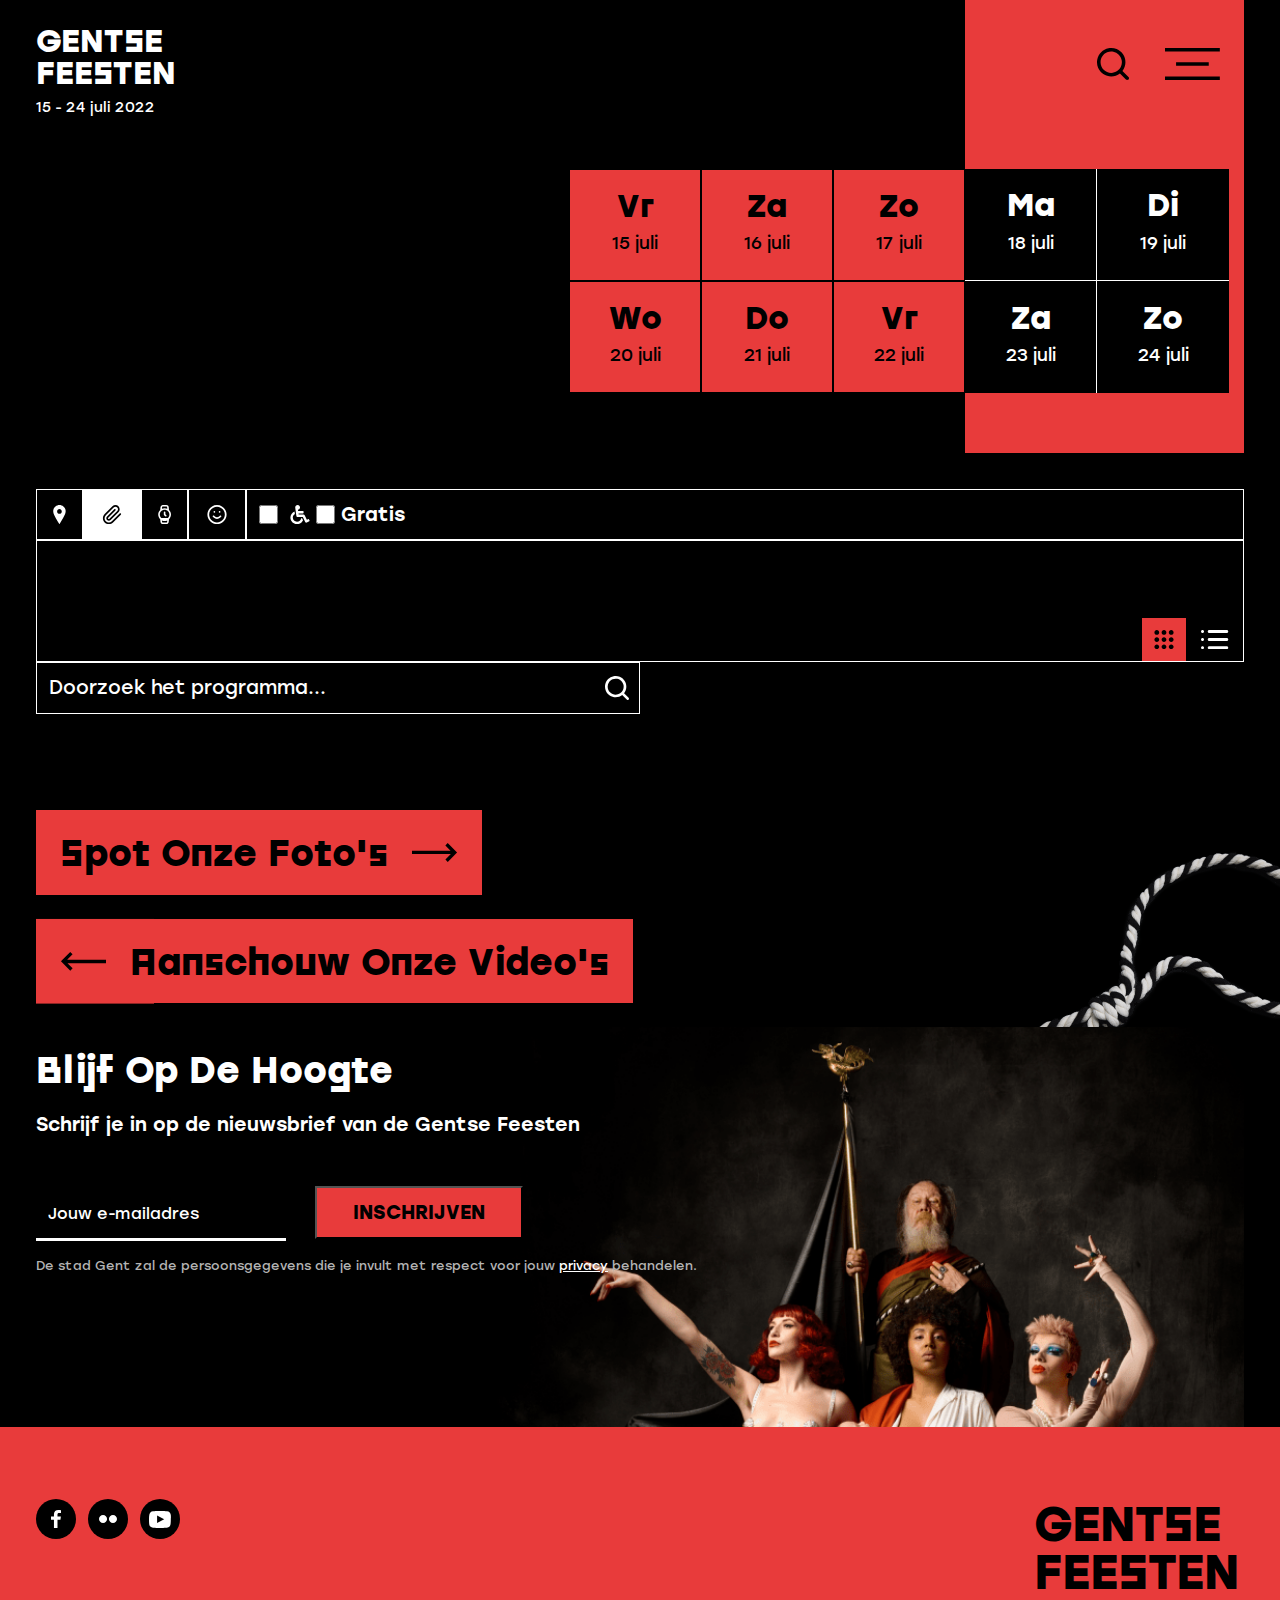
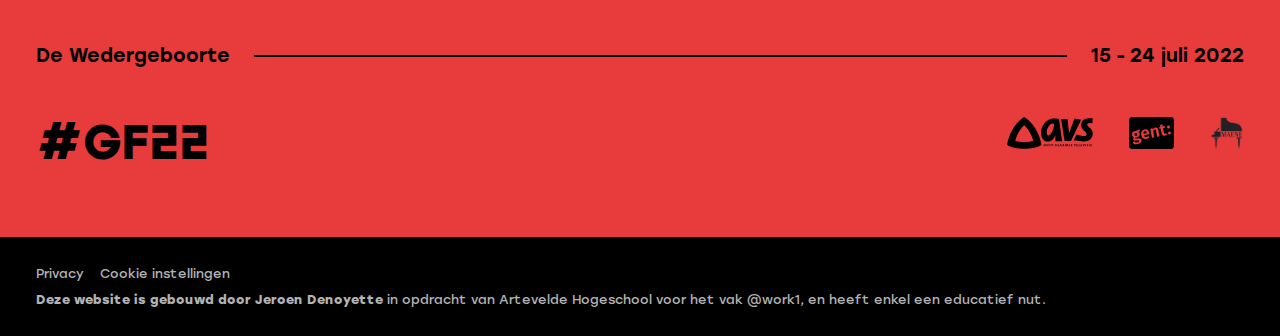
<file: events/day.html>
<!DOCTYPE html>
<html lang="en">
<head>
    <meta charset="UTF-8">
    <meta http-equiv="X-UA-Compatible" content="IE=edge">
    <meta name="viewport" content="width=device-width, initial-scale=1.0">
    <title>Ontdek ons nieuws | Gentse Feesten 2022</title>
    <link rel="stylesheet" href="../static/css/reset.css">
    <link rel="stylesheet" href="../static/css/fonts.css">
    <link rel="stylesheet" href="../static/css/global.css">
    <link rel="stylesheet" href="../static/css/header.css">
    <link rel="stylesheet" href="../static/css/footer.css">
    <link rel="stylesheet" href="../static/css/compact_calendar.css">
    <link rel="stylesheet" href="../static/css/filter.css">
    <link rel="stylesheet" href="../static/css/events.css">

    <link rel="apple-touch-icon" sizes="180x180" href="../static/img/apple-touch-icon.png">
    <link rel="icon" type="image/png" sizes="32x32" href="../static/img/favicon-32x32.png">
    <link rel="icon" type="image/png" sizes="16x16" href="../static/img/favicon-16x16.png">
    <link rel="manifest" href="../static/img/site.webmanifest">
    <link rel="mask-icon" href="../static/img/safari-pinned-tab.svg" color="#5bbad5">
    <link rel="shortcut icon" href="../static/img/favicon.ico">
    <meta name="msapplication-TileColor" content="#da532c">
    <meta name="msapplication-config" content="../static/img/browserconfig.xml">
    <meta name="theme-color" content="#ffffff">
</head>
<body>
    <header>
        <div class="container">
            <div class="row">
                <nav class="primary">
                    <ul class="nav__list">
                        <li class="nav__list-item logo"><a href="../index.html"><h2>GENTSE FEESTEN</h2><span class="date">15 - 24 juli 2022</span></a></li>
                        <li class="nav__list-item"><a href="../news.html">NIEUWS</a></li>
                        <li class="nav__list-item"><a href="day.html?day=15">PROGRAMMA</a></li>
                        <li class="nav__list-item"><a href="#">PRAKTISCH</a></li>
                    </ul>
                </nav>
                <nav class="secondary">
                    <ul class="nav__list">
                        <li class="nav__list-item"><a href="#">HOE NAAR GF22?</a></li>
                        <li class="nav__list-item"><a href="../search.html"><svg version="1.1" xmlns="http://www.w3.org/2000/svg" width="32" height="32" viewBox="0 0 32 32">
                            <title>search</title>
                            <path d="M31.474 28.951l-6.043-6.025c1.95-2.484 3.007-5.551 3.004-8.708 0-2.812-0.834-5.561-2.396-7.899s-3.783-4.16-6.381-5.237c-2.598-1.076-5.457-1.358-8.215-0.809s-5.291 1.903-7.28 3.891-3.342 4.522-3.891 7.28-0.267 5.617 0.809 8.215c1.076 2.598 2.898 4.818 5.237 6.381s5.087 2.396 7.899 2.396c3.157 0.004 6.225-1.054 8.708-3.004l6.025 6.043c0.165 0.167 0.362 0.299 0.578 0.389s0.449 0.137 0.684 0.137c0.235 0 0.467-0.047 0.683-0.137s0.413-0.223 0.578-0.389c0.167-0.165 0.299-0.362 0.389-0.578s0.137-0.449 0.137-0.683-0.046-0.467-0.137-0.684c-0.090-0.217-0.222-0.413-0.389-0.578zM3.554 14.218c0-2.109 0.625-4.171 1.797-5.924s2.837-3.12 4.786-3.927c1.948-0.807 4.092-1.018 6.161-0.607s3.969 1.427 5.46 2.918c1.491 1.491 2.507 3.391 2.918 5.46s0.2 4.212-0.607 6.161c-0.807 1.948-2.174 3.614-3.927 4.785s-3.815 1.797-5.924 1.797c-2.828 0-5.54-1.123-7.54-3.123s-3.123-4.712-3.123-7.54z"></path>
                            </svg></a></li>
                        <li class="nav__list-item menu"><svg version="1.1" xmlns="http://www.w3.org/2000/svg" width="55" height="32" viewBox="0 0 55 32">
                            <title>hamburger</title>
                            <path d="M0 0h54.825v3.404h-54.825v-3.404zM11.072 14.298h32.681v3.404h-32.681v-3.404zM0 28.596h54.825v3.404h-54.825v-3.404z"></path>
                            </svg></li>
                    </ul>
                </nav>
            </div>
        </div>
        <nav class="hamburger">
            <div class="logo"><a href="../index.html"><h2>GENTSE FEESTEN</h2><span class="date">15 - 24 juli 2022</span></a></div>
            <div class="hamburger__navigation">
                <ul class="hamburger__list">
                    <li class="hamburger__list-item"><a href="../news.html">NIEUWS</a></li>
                    <li class="hamburger__list-item"><a href="../events/day.html?day=15">PROGRAMMA <svg version="1.1" xmlns="http://www.w3.org/2000/svg" width="85" height="32" viewBox="0 0 85 32">
                        <title>arrow-right-long</title>
                        <path d="M68.393 0l-3.434 3.808 9.845 8.881h-74.803v5.129h74.828l-9.865 8.848 3.424 3.817 16.946-15.2z"></path>
                        </svg></a></li>
                    <li class="hamburger__list-item"><a href="#">PRAKTISCH</a></li>
                    <li class="hamburger__list-item"><a href="#">HOE NAAR GF22?</a></li>
                </ul>
                <ul class="hamburger__programme">
                    <li class="hamburger__programme-item"><a href="../events/day.html?day=15">Vrijdag 15 juli</a></li>
                    <li class="hamburger__programme-item"><a href="../events/day.html?day=16">Zaterdag 16 juli</a></li>
                    <li class="hamburger__programme-item"><a href="../events/day.html?day=17">Zondag 17 juli</a></li>
                    <li class="hamburger__programme-item"><a href="../events/day.html?day=18">Maandag 18 juli</a></li>
                    <li class="hamburger__programme-item"><a href="../events/day.html?day=19">Dinsdag 19 juli</a></li>
                    <li class="hamburger__programme-item"><a href="../events/day.html?day=20">Woensdag 20 juli</a></li>
                    <li class="hamburger__programme-item"><a href="../events/day.html?day=21">Donderdag 21 juli</a></li>
                    <li class="hamburger__programme-item"><a href="../events/day.html?day=22">Vrijdag 22 juli</a></li>
                    <li class="hamburger__programme-item"><a href="../events/day.html?day=23">Zaterdag 23 juli</a></li>
                    <li class="hamburger__programme-item"><a href="../events/day.html?day=24">Zondag 24 juli</a></li>
                    <li class="hamburger__programme-item"><a href="../events/day.html?day=15">Programma</a></li>
                </ul>
            </div>
            <div class="hamburger__buttons">
                <a href="../search.html">
                    <svg version="1.1" xmlns="http://www.w3.org/2000/svg" width="32" height="32" viewBox="0 0 32 32">
                        <title>search</title>
                        <path d="M31.474 28.951l-6.043-6.025c1.95-2.484 3.007-5.551 3.004-8.708 0-2.812-0.834-5.561-2.396-7.899s-3.783-4.16-6.381-5.237c-2.598-1.076-5.457-1.358-8.215-0.809s-5.291 1.903-7.28 3.891-3.342 4.522-3.891 7.28-0.267 5.617 0.809 8.215c1.076 2.598 2.898 4.818 5.237 6.381s5.087 2.396 7.899 2.396c3.157 0.004 6.225-1.054 8.708-3.004l6.025 6.043c0.165 0.167 0.362 0.299 0.578 0.389s0.449 0.137 0.684 0.137c0.235 0 0.467-0.047 0.683-0.137s0.413-0.223 0.578-0.389c0.167-0.165 0.299-0.362 0.389-0.578s0.137-0.449 0.137-0.683-0.046-0.467-0.137-0.684c-0.090-0.217-0.222-0.413-0.389-0.578zM3.554 14.218c0-2.109 0.625-4.171 1.797-5.924s2.837-3.12 4.786-3.927c1.948-0.807 4.092-1.018 6.161-0.607s3.969 1.427 5.46 2.918c1.491 1.491 2.507 3.391 2.918 5.46s0.2 4.212-0.607 6.161c-0.807 1.948-2.174 3.614-3.927 4.785s-3.815 1.797-5.924 1.797c-2.828 0-5.54-1.123-7.54-3.123s-3.123-4.712-3.123-7.54z"></path>
                    </svg>
                </a>
                <div class="close">
                    <svg version="1.1" xmlns="http://www.w3.org/2000/svg" width="53" height="32" viewBox="0 0 53 32">
                        <title>cross</title>
                        <path d="M53.378 29.173l-23.79-13.215 23.64-13.131-1.57-2.827-25.399 14.108-24.537-13.63-1.57 2.827 22.777 12.652-22.928 12.736 1.57 2.827 24.688-13.713 25.55 14.192z"></path>
                    </svg>
                </div>
            </div>
        </nav>
    </header>
    <main>
        <div class="container">
            <div class="page-title">
                <div class="compact-calendar">
                    <a href="day.html?day=15" class="day">
                        <div>
                            <p>Vr</p>
                            <p>15 juli</p>
                        </div>
                    </a>
                    <a href="day.html?day=16" class="day">
                        <div>
                            <p>Za</p>
                            <p>16 juli</p>
                        </div>
                    </a>
                    <a href="day.html?day=17" class="day">
                        <div>
                            <p>Zo</p>
                            <p>17 juli</p>
                        </div>
                    </a>
                    <a href="day.html?day=18" class="day black__small">
                        <div>
                            <p>Ma</p>
                            <p>18 juli</p>
                        </div>
                    </a>
                    <a href="day.html?day=19" class="day black__small">
                        <div>
                            <p>Di</p>
                            <p>19 juli</p>
                        </div>
                    </a>
                    <a href="day.html?day=20" class="day">
                        <div>
                            <p>Wo</p>
                            <p>20 juli</p>
                        </div>
                    </a>
                    <a href="day.html?day=21" class="day black">
                        <div>
                            <p>Do</p>
                            <p>21 juli</p>
                        </div>
                    </a>
                    <a href="day.html?day=22" class="day black">
                        <div>
                            <p>Vr</p>
                            <p>22 juli</p>
                        </div>
                    </a>
                    <a href="day.html?day=23" class="day black black__small">
                        <div>
                            <p>Za</p>
                            <p>23 juli</p>
                        </div>
                    </a>
                    <a href="day.html?day=24" class="day black black__small">
                        <div>
                            <p>Zo</p>
                            <p>24 juli</p>
                        </div>
                    </a>
                </div>
                <h1 class="day-title"></h1>
            </div>
        </div>
        <div class="filter">
            <div class="container">
                <div class="filter__title">
                    <h2>Filter</h2>
                </div>
                <div class="filter__wrapper" id="filter">
                    <div class="row filter__header">
                        <div class="filter__header-categories">
                            <div>
                                <svg version="1.1" xmlns="http://www.w3.org/2000/svg" width="21" height="32" viewBox="0 0 21 32">
                                    <title>marker</title>
                                    <path d="M10.4 0c-5.457 0-10.4 4.537-10.4 10.136 0 5.597 4.51 12.28 10.4 21.864 5.89-9.584 10.4-16.267 10.4-21.864 0-5.599-4.941-10.136-10.4-10.136zM10.4 14.667c-2.154 0-3.9-1.791-3.9-4s1.746-4 3.9-4c2.154 0 3.9 1.791 3.9 4s-1.746 4-3.9 4z"></path>
                                </svg>
                                <span>Feestpleinen</span>
                            </div>
                            <div class="current-cat">
                                <svg version="1.1" xmlns="http://www.w3.org/2000/svg" width="32" height="32" viewBox="0 0 32 32">
                                    <title>category</title>
                                    <path d="M10.741 32c-2.648 0-5.137-1.031-7.009-2.902s-2.903-4.361-2.903-7.009 1.031-5.137 2.903-7.009l13.006-13.006c1.338-1.337 3.115-2.074 5.006-2.074s3.668 0.737 5.006 2.073c1.337 1.337 2.073 3.115 2.073 5.007s-0.737 3.67-2.073 5.007l-13.022 13.006c-1.591 1.592-4.413 1.594-6.005 0.001-0.791-0.792-1.245-1.887-1.245-3.005 0-1.135 0.442-2.202 1.244-3.003l12.016-12.002c0.553-0.551 1.45-0.553 2.003 0.001 0.551 0.553 0.551 1.449-0.001 2.001l-12.017 12.002c-0.267 0.267-0.414 0.622-0.414 1.001 0 0.373 0.151 0.738 0.415 1.002 0.53 0.529 1.472 0.531 2.004 0l13.021-13.007c0.802-0.801 1.244-1.868 1.244-3.004s-0.442-2.203-1.244-3.004c-1.606-1.606-4.403-1.606-6.009 0l-13.006 13.006c-1.337 1.338-2.074 3.115-2.074 5.007s0.737 3.669 2.074 5.007c1.337 1.337 3.115 2.073 5.007 2.073s3.67-0.737 5.007-2.073l13.006-13.006c0.553-0.553 1.448-0.553 2.001 0s0.553 1.448 0 2.001l-13.006 13.006c-1.872 1.871-4.361 2.902-7.009 2.902z"></path>
                                </svg>
                                <span>Categorie</span>
                            </div>
                            <div>
                                <svg version="1.1" xmlns="http://www.w3.org/2000/svg" width="21" height="32" viewBox="0 0 21 32">
                                    <title>clock</title>
                                    <path d="M21.332 15.999c0-3.044-1.288-5.787-3.341-7.732l-0.424-4.627c-0.090-1-0.548-1.923-1.292-2.598s-1.7-1.038-2.703-1.042h-5.801c-1.001 0.001-1.959 0.373-2.697 1.048s-1.193 1.596-1.284 2.59l-0.42 4.6c-2.070 1.947-3.372 4.701-3.372 7.76 0 3.053 1.296 5.803 3.358 7.749l0.421 4.611c0.090 0.997 0.548 1.921 1.292 2.6 0.739 0.671 1.695 1.040 2.687 1.040 0.005 0 0.010 0 0.016 0h5.768c0.986 0.012 1.965-0.366 2.71-1.043 0.742-0.677 1.2-1.6 1.29-2.596l0.42-4.601c2.069-1.947 3.37-4.701 3.37-7.76zM6.449 3.88c0.030-0.332 0.182-0.639 0.428-0.864 0.245-0.225 0.564-0.349 0.897-0.349h5.806c0.327 0.003 0.654 0.121 0.902 0.347 0.247 0.225 0.4 0.533 0.43 0.868l0.224 2.447c-1.362-0.632-2.872-0.995-4.469-0.995-1.586 0-3.087 0.357-4.441 0.981l0.223-2.434zM2.667 15.999c0-4.411 3.588-7.999 8-7.999s7.999 3.589 7.999 7.999c0 2.284-0.966 4.341-2.505 5.8h-10.988c-1.539-1.459-2.506-3.516-2.506-5.8zM14.886 28.12c-0.030 0.333-0.184 0.642-0.428 0.866-0.247 0.224-0.566 0.348-0.905 0.348-0.001 0-0.004 0-0.005 0h-5.779c-0.3-0.025-0.656-0.122-0.902-0.345-0.249-0.227-0.402-0.535-0.432-0.87l-0.223-2.439c1.358 0.627 2.863 0.987 4.454 0.987 1.586 0 3.087-0.358 4.441-0.981l-0.222 2.435zM11.723 18.943c0.26 0.26 0.602 0.391 0.943 0.391s0.682-0.13 0.943-0.391c0.521-0.52 0.521-1.365 0-1.885l-1.609-1.61v-3.447c0-0.736-0.597-1.333-1.333-1.333s-1.333 0.597-1.333 1.333v3.999c0 0.353 0.141 0.693 0.39 0.943l1.999 2.001z"></path>
                                </svg>
                                <span>Tijd</span>
                            </div>
                            <div>
                                <svg version="1.1" xmlns="http://www.w3.org/2000/svg" width="32" height="32" viewBox="0 0 32 32">
                                    <title>balloon</title>
                                    <path d="M16 0c-8.822 0-16 7.178-16 16s7.178 16 16 16c8.822 0 15.999-7.178 15.999-16s-7.178-16-15.999-16zM16 29.091c-7.218 0-13.091-5.872-13.091-13.091s5.873-13.091 13.091-13.091 13.090 5.873 13.090 13.091c0 7.219-5.872 13.091-13.090 13.091zM20.659 18.030c-0.017 0.023-1.825 2.334-4.658 2.334-2.813 0-4.616-2.277-4.659-2.332-0.483-0.639-1.389-0.767-2.032-0.285s-0.773 1.393-0.29 2.035c0.107 0.143 2.668 3.491 6.982 3.491s6.874-3.348 6.981-3.491c0.48-0.639 0.351-1.544-0.287-2.027-0.638-0.486-1.55-0.359-2.035 0.276zM11.651 13.091c0.803 0 1.455-0.651 1.455-1.455s-0.651-1.455-1.455-1.455h-0.014c-0.803 0-1.447 0.651-1.447 1.455s0.658 1.455 1.462 1.455zM20.379 13.091c0.804 0 1.455-0.651 1.455-1.455s-0.651-1.455-1.455-1.455h-0.016c-0.804 0-1.446 0.651-1.446 1.455s0.658 1.455 1.462 1.455z"></path>
                                    </svg>
                                <span>Kinderen</span>
                            </div>
                        </div>
                        <div class="filter__checks">
                            <form action="#" method="post" id="formCheck">
                                <div>
                                    <input type="checkbox" name="wheelchair" id="wheelchair">
                                    <label for="wheelchair">
                                        <svg version="1.1" xmlns="http://www.w3.org/2000/svg" width="32" height="32" viewBox="0 0 32 32">
                                        <title>wheelchair</title>
                                        <path d="M31.009 24.106l0.888 1.794c0.244 0.494 0.044 1.094-0.45 1.338l-4.094 2.056c-1 0.5-2.225 0.075-2.7-0.944l-3.919-8.351h-8.732c-0.994 0-1.838-0.731-1.981-1.719-2.119-14.826-1.994-13.907-2.019-14.282 0-2.275 1.894-4.1 4.194-3.994 2.081 0.094 3.75 1.806 3.807 3.888 0.056 2.056-1.45 3.775-3.413 4.063l0.288 2.044h8.126c0.55 0 1 0.45 1 1v2c0 0.55-0.45 1-1 1h-7.551l0.288 2h8.263c0.775 0 1.481 0.45 1.813 1.15l3.594 7.651 2.263-1.144c0.494-0.25 1.094-0.044 1.338 0.45zM19.464 21.999h-1.531c-0.488 3.388-3.407 6-6.932 6-3.863 0-7.001-3.138-7.001-7 0-2.594 1.419-4.863 3.519-6.075-0.231-1.625-0.425-2.994-0.594-4.144-4.050 1.625-6.926 5.594-6.926 10.219 0 6.063 4.938 11.001 11.001 11.001 4.494 0 8.363-2.706 10.070-6.575l-1.606-3.425z"></path>
                                        </svg>
                                    </label>
                                </div>
                                <div>
                                    <input type="checkbox" name="free" id="free">
                                    <label for="free">Gratis</label>
                                </div>
                            </form>
                        </div>
                    </div>
                    <div class="row filter__content">
                        <ul class="feestpleinen__list hidden"></ul>
                        <ul class="categorie__list"></ul>
                        <ul class="tijd__list hidden"></ul>
                        <ul class="kinderen__list hidden"></ul>
                        <div class="lay-out-selector">
                            <div class="active">
                                <svg version="1.1" xmlns="http://www.w3.org/2000/svg" width="32" height="32" viewBox="0 0 32 32">
                                    <title>raster</title>
                                    <path d="M0 28c0 2.209 1.791 4 4 4s4-1.791 4-4v0c0-2.209-1.791-4-4-4s-4 1.791-4 4v0M4 12c-2.209 0-4 1.791-4 4s1.791 4 4 4c2.209 0 4-1.791 4-4s-1.791-4-4-4zM28 8c2.209 0 4-1.791 4-4s-1.791-4-4-4c-2.209 0-4 1.791-4 4s1.791 4 4 4zM0 4c0 2.209 1.791 4 4 4s4-1.791 4-4v0c0-2.209-1.791-4-4-4s-4 1.791-4 4v0M28 12c-2.209 0-4 1.791-4 4s1.791 4 4 4c2.209 0 4-1.791 4-4s-1.791-4-4-4zM28 24c-2.209 0-4 1.791-4 4s1.791 4 4 4c2.209 0 4-1.791 4-4s-1.791-4-4-4zM12 28c0 2.209 1.791 4 4 4s4-1.791 4-4v0c0-2.209-1.791-4-4-4s-4 1.791-4 4v0M12 4c0 2.209 1.791 4 4 4s4-1.791 4-4v0c0-2.209-1.791-4-4-4s-4 1.791-4 4v0M16 12c-2.209 0-4 1.791-4 4s1.791 4 4 4c2.209 0 4-1.791 4-4s-1.791-4-4-4z"></path>
                                </svg>
                            </div>
                            <div>
                                <svg version="1.1" xmlns="http://www.w3.org/2000/svg" width="45" height="32" viewBox="0 0 45 32">
                                    <title>list</title>
                                    <path d="M13.742 5.053h29.192c1.395 0 2.526-1.131 2.526-2.526s-1.132-2.526-2.526-2.526h-29.192c-1.396 0-2.526 1.131-2.526 2.526s1.131 2.526 2.526 2.526zM42.934 13.474h-29.192c-1.396 0-2.526 1.131-2.526 2.526s1.131 2.526 2.526 2.526h29.192c1.395 0 2.526-1.131 2.526-2.526s-1.132-2.526-2.526-2.526zM42.934 26.947h-29.192c-1.396 0-2.526 1.132-2.526 2.526s1.131 2.526 2.526 2.526h29.192c1.395 0 2.526-1.132 2.526-2.526s-1.132-2.526-2.526-2.526zM2.537 0h-0.022c-1.396 0-2.515 1.131-2.515 2.526s1.141 2.526 2.537 2.526 2.526-1.131 2.526-2.526-1.131-2.526-2.526-2.526zM2.537 13.474h-0.022c-1.396 0-2.515 1.131-2.515 2.526s1.141 2.526 2.537 2.526 2.526-1.131 2.526-2.526-1.131-2.526-2.526-2.526zM2.537 26.947h-0.022c-1.396 0-2.515 1.132-2.515 2.526s1.141 2.526 2.537 2.526 2.526-1.132 2.526-2.526c0-1.395-1.131-2.526-2.526-2.526z"></path>
                                </svg>
                            </div>
                        </div>
                    </div>
                    <div class="row">
                        <form action="#" method="post" id="formSearch">
                            <input id="search" type="text" name="search" placeholder="Doorzoek het programma..."/>
                            <button type="submit">
                                <svg version="1.1" xmlns="http://www.w3.org/2000/svg" width="32" height="32" viewBox="0 0 32 32">
                                <title>search</title>
                                <path d="M31.474 28.951l-6.043-6.025c1.95-2.484 3.007-5.551 3.004-8.708 0-2.812-0.834-5.561-2.396-7.899s-3.783-4.16-6.381-5.237c-2.598-1.076-5.457-1.358-8.215-0.809s-5.291 1.903-7.28 3.891-3.342 4.522-3.891 7.28-0.267 5.617 0.809 8.215c1.076 2.598 2.898 4.818 5.237 6.381s5.087 2.396 7.899 2.396c3.157 0.004 6.225-1.054 8.708-3.004l6.025 6.043c0.165 0.167 0.362 0.299 0.578 0.389s0.449 0.137 0.684 0.137c0.235 0 0.467-0.047 0.683-0.137s0.413-0.223 0.578-0.389c0.167-0.165 0.299-0.362 0.389-0.578s0.137-0.449 0.137-0.683-0.046-0.467-0.137-0.684c-0.090-0.217-0.222-0.413-0.389-0.578zM3.554 14.218c0-2.109 0.625-4.171 1.797-5.924s2.837-3.12 4.786-3.927c1.948-0.807 4.092-1.018 6.161-0.607s3.969 1.427 5.46 2.918c1.491 1.491 2.507 3.391 2.918 5.46s0.2 4.212-0.607 6.161c-0.807 1.948-2.174 3.614-3.927 4.785s-3.815 1.797-5.924 1.797c-2.828 0-5.54-1.123-7.54-3.123s-3.123-4.712-3.123-7.54z"></path>
                                </svg>
                            </button>
                        </form>
                    </div>
                </div>
            </div>
        </div>
        <div class="container">
            <div class="events grid"></div>
        </div>
    </main>
    <footer>
        <div class="footer-top">
            <div class="container">
                <a href="#">
                    <div class="pictures-link">
                        <h2>Spot Onze Foto's</h2>
                        <img src="../static/img/gentse-feesten-icoontjes/arrow-right-extra-long.svg" alt="">
                    </div>
                </a>
                <a href="#">
                    <div class="video-link">
                        <img src="../static/img/gentse-feesten-icoontjes/arrow-right-extra-long.svg" alt="">
                        <h2>Aanschouw Onze Video's</h2>
                    </div>
                </a>
                <div class="newsletter">
                    <h2>Blijf Op De Hoogte</h2>
                    <p>Schrijf je in op de nieuwsbrief van de Gentse Feesten</p>
                    <form action="#" method="post">
                        <input type="email" name="email" id="email" placeholder="Jouw e-mailadres">
                        <button type="submit">INSCHRIJVEN</button>
                        <p>De stad Gent zal de persoonsgegevens die je invult met respect voor jouw <a href="#">privacy</a> behandelen.</p>
                    </form>
                </div>
            </div>
            <div class="strop">
                <img src="../static/img/strop.png" alt="strop">
            </div>
        </div>
        <div class="footer-bottom">
            <div class="container">
                <div class="row">
                    <div class="socials">
                        <a href="https://www.facebook.com/gentsefeesten" target="_blank">
                            <svg version="1.1" xmlns="http://www.w3.org/2000/svg" width="32" height="32" viewBox="0 0 32 32">
                                <title>facebook</title>
                                <path d="M17.49 25v-8.21h2.95l0.44-3.2h-3.39v-2.043c0-0.927 0.276-1.558 1.697-1.558l1.813-0.001v-2.862c-0.766-0.080-1.655-0.126-2.555-0.126-0.030 0-0.061 0-0.091 0h0.005c-2.614 0-4.403 1.491-4.403 4.23v2.36h-2.956v3.2h2.956v8.21h3.535z"></path>
                            </svg>
                        </a>
                        <a href="https://www.flickr.com/photos/stadgent" target="_blank">
                            <svg version="1.1" xmlns="http://www.w3.org/2000/svg" width="32" height="32" viewBox="0 0 32 32">
                                <title>flickr</title>
                                <path d="M11.034 12c2.228 0 4.034 1.791 4.034 4 0 2.21-1.806 4-4.034 4s-4.034-1.79-4.034-4c0-2.209 1.806-4 4.034-4zM25 16c0 2.21-1.806 4-4.034 4s-4.034-1.79-4.034-4c0-2.209 1.806-4 4.034-4s4.034 1.791 4.034 4z"></path>
                            </svg>
                        </a>
                        <a href="https://www.youtube.com/channel/UCUn5Z0JK-sEbql4cVNdaH-Q" target="_blank">
                            <svg version="1.1" xmlns="http://www.w3.org/2000/svg" width="32" height="32" viewBox="0 0 32 32">
                                <title>youtube</title>
                                <path d="M26.8 12.1v0c0-0.3-0.3-1.9-1.1-2.7-0.7-0.7-1.7-1.1-2.7-1.2h-0.2c-3-0.2-6.6-0.2-6.8-0.2s-3.8 0-6.8 0.2h-0.2c-1 0-1.9 0.5-2.6 1.2-0.8 0.8-1.1 2.4-1.1 2.7-0.2 1.2-0.3 2.4-0.3 3.6v1.6c0 1.2 0.1 2.4 0.2 3.6 0 0.3 0.3 1.8 1.1 2.7 0.8 0.7 1.7 1.1 2.7 1.1 0.1 0 0.2 0 0.2 0h0.1c1.7 0.2 6.4 0.2 6.6 0.2v0c0.2 0 3.8 0 6.8-0.2h0.2c1 0 1.9-0.5 2.6-1.2 0.8-0.8 1.1-2.4 1.1-2.7 0.1-1.2 0.2-2.4 0.2-3.6v-1.6c0.2-1.1 0.1-2.3 0-3.5zM13.1 19.9v-7.4l7.1 3.7-7.1 3.7z"></path>
                            </svg>
                        </a>
                    </div>
                    <div class="logo"><a href="../index.html"><h2>GENTSE FEESTEN</h2></a></div>
                </div>
                <div class="row">
                    <span class="slogan">De Wedergeboorte</span>
                    <div class="line"></div>
                    <span class="date">15 - 24 juli 2022</span>
                </div>
                <div class="row">
                    <h2>#GF22</h2>
                    <div class="partners">
                        <a href="https://www.avs.be/" target="_blank"><img src="../static/img/partner-avs.svg" alt="avs"></a>
                        <a href="https://stad.gent/nl" target="_blank"><img src="../static/img/partner-stad-gent.svg" alt="stad gent"></a>
                        <a href="https://www.maene.be/nl_BE/" target="_blank"><img src="../static/img/partner-maene.svg" alt="maene"></a>
                    </div>
                </div>
            </div>
        </div>
        <div class="disclaimer">
            <div class="container">
                <div class="row">
                    <div class="disclaimer__links">
                        <a href="#">Privacy</a>
                        <a href="#">Cookie instellingen</a>
                    </div>
                    <p><strong>Deze website is gebouwd door Jeroen Denoyette</strong> in opdracht van Artevelde Hogeschool voor het vak @work1, en heeft enkel een educatief nut.</p>
                </div>
            </div>
        </div>
    </footer>
    <script src="../static/js/hamburger.js"></script>
    <script src="../static/js/getData.js"></script>
    <script src="../static/js/events.js"></script>
    <script src="../static/js/compact-calendar.js"></script>
</body>
</html>
</file>
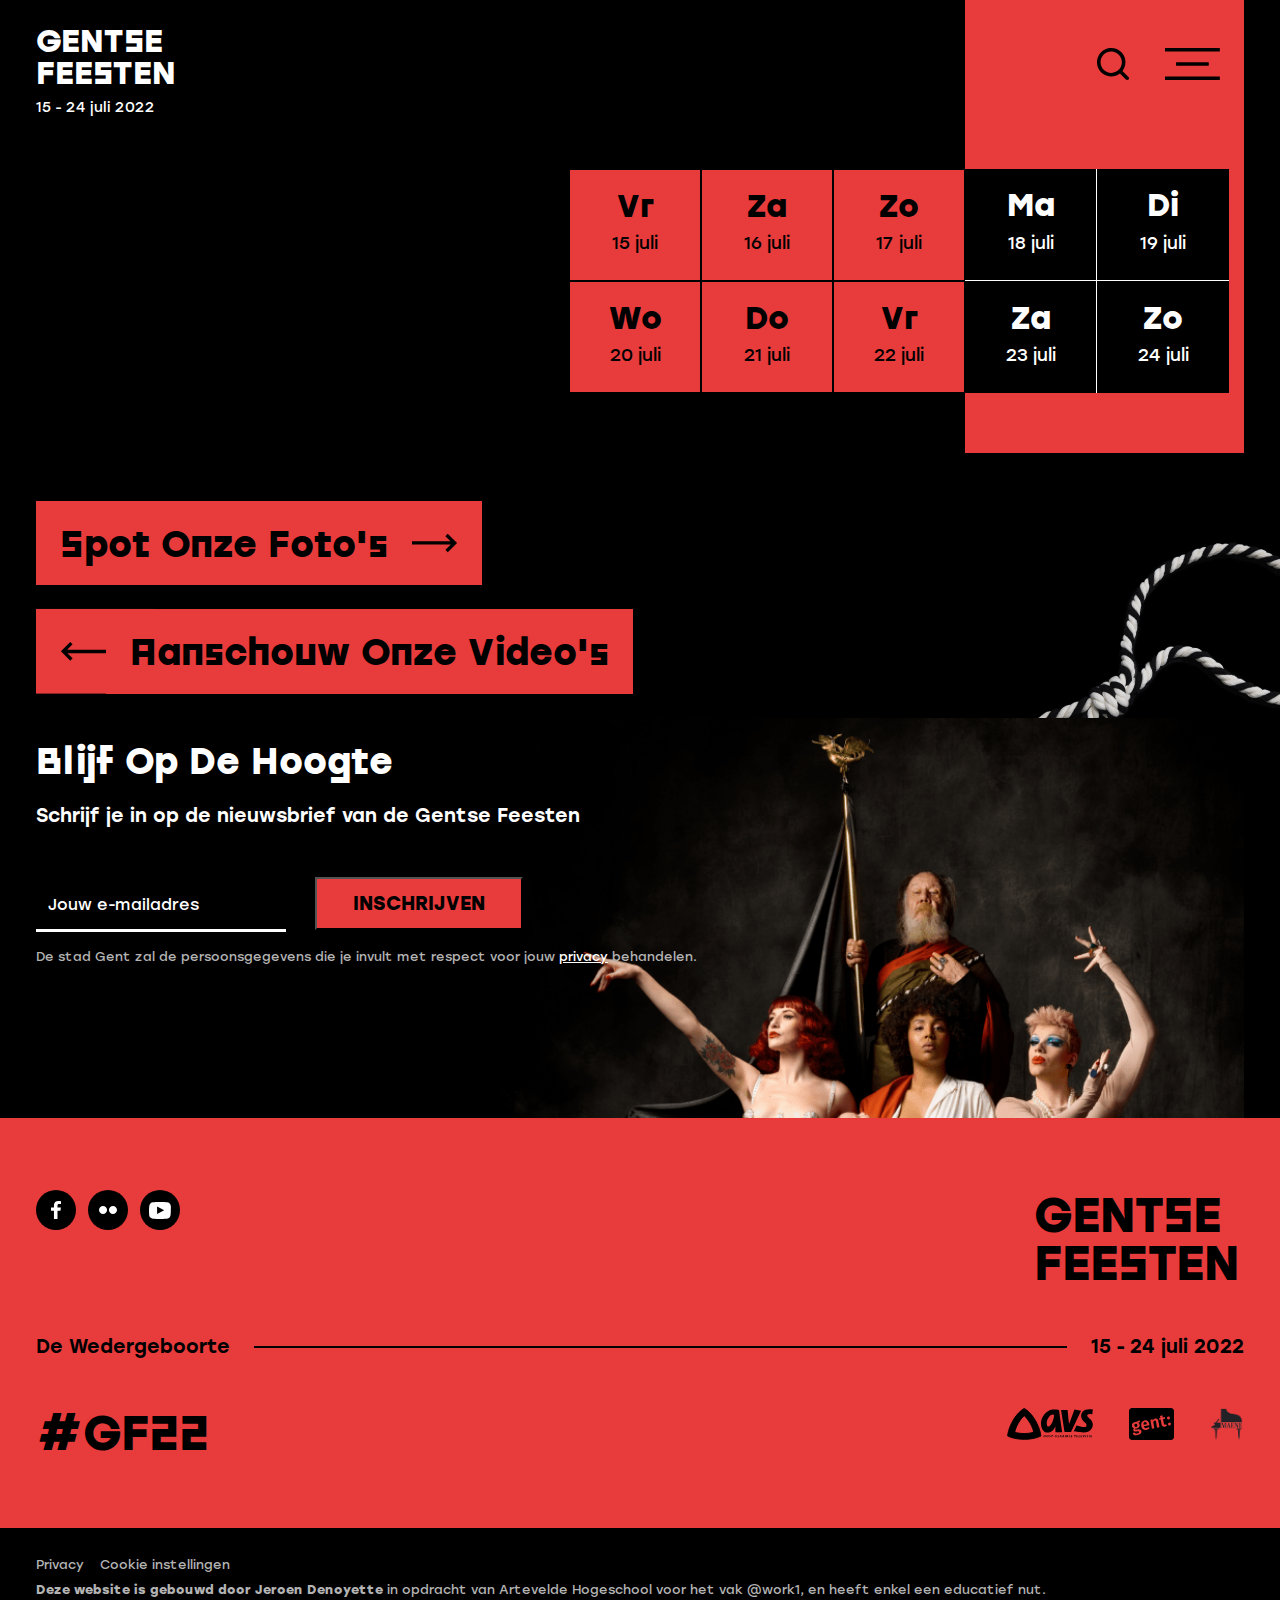
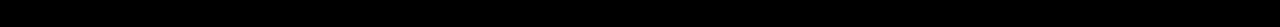
<file: events/detail.html>
<!DOCTYPE html>
<html lang="en">
<head>
    <meta charset="UTF-8">
    <meta http-equiv="X-UA-Compatible" content="IE=edge">
    <meta name="viewport" content="width=device-width, initial-scale=1.0">
    <title>Ontdek ons nieuws | Gentse Feesten 2022</title>
    <link rel="stylesheet" href="../static/css/reset.css">
    <link rel="stylesheet" href="../static/css/fonts.css">
    <link rel="stylesheet" href="../static/css/global.css">
    <link rel="stylesheet" href="../static/css/header.css">
    <link rel="stylesheet" href="../static/css/footer.css">
    <link rel="stylesheet" href="../static/css/compact_calendar.css">
    <link rel="stylesheet" href="../static/css/details.css">

    <link rel="apple-touch-icon" sizes="180x180" href="../static/img/apple-touch-icon.png">
    <link rel="icon" type="image/png" sizes="32x32" href="../static/img/favicon-32x32.png">
    <link rel="icon" type="image/png" sizes="16x16" href="../static/img/favicon-16x16.png">
    <link rel="manifest" href="../static/img/site.webmanifest">
    <link rel="mask-icon" href="../static/img/safari-pinned-tab.svg" color="#5bbad5">
    <link rel="shortcut icon" href="../static/img/favicon.ico">
    <meta name="msapplication-TileColor" content="#da532c">
    <meta name="msapplication-config" content="../static/img/browserconfig.xml">
    <meta name="theme-color" content="#ffffff">
</head>
<body>
    <header>
        <div class="container">
            <div class="row">
                <nav class="primary">
                    <ul class="nav__list">
                        <li class="nav__list-item logo"><a href="../index.html"><h2>GENTSE FEESTEN</h2><span class="date">15 - 24 juli 2022</span></a></li>
                        <li class="nav__list-item"><a href="../news.html">NIEUWS</a></li>
                        <li class="nav__list-item"><a href="day.html?day=15">PROGRAMMA</a></li>
                        <li class="nav__list-item"><a href="#">PRAKTISCH</a></li>
                    </ul>
                </nav>
                <nav class="secondary">
                    <ul class="nav__list">
                        <li class="nav__list-item"><a href="#">HOE NAAR GF22?</a></li>
                        <li class="nav__list-item"><a href="../search.html"><svg version="1.1" xmlns="http://www.w3.org/2000/svg" width="32" height="32" viewBox="0 0 32 32">
                            <title>search</title>
                            <path d="M31.474 28.951l-6.043-6.025c1.95-2.484 3.007-5.551 3.004-8.708 0-2.812-0.834-5.561-2.396-7.899s-3.783-4.16-6.381-5.237c-2.598-1.076-5.457-1.358-8.215-0.809s-5.291 1.903-7.28 3.891-3.342 4.522-3.891 7.28-0.267 5.617 0.809 8.215c1.076 2.598 2.898 4.818 5.237 6.381s5.087 2.396 7.899 2.396c3.157 0.004 6.225-1.054 8.708-3.004l6.025 6.043c0.165 0.167 0.362 0.299 0.578 0.389s0.449 0.137 0.684 0.137c0.235 0 0.467-0.047 0.683-0.137s0.413-0.223 0.578-0.389c0.167-0.165 0.299-0.362 0.389-0.578s0.137-0.449 0.137-0.683-0.046-0.467-0.137-0.684c-0.090-0.217-0.222-0.413-0.389-0.578zM3.554 14.218c0-2.109 0.625-4.171 1.797-5.924s2.837-3.12 4.786-3.927c1.948-0.807 4.092-1.018 6.161-0.607s3.969 1.427 5.46 2.918c1.491 1.491 2.507 3.391 2.918 5.46s0.2 4.212-0.607 6.161c-0.807 1.948-2.174 3.614-3.927 4.785s-3.815 1.797-5.924 1.797c-2.828 0-5.54-1.123-7.54-3.123s-3.123-4.712-3.123-7.54z"></path>
                            </svg></a></li>
                        <li class="nav__list-item menu"><svg version="1.1" xmlns="http://www.w3.org/2000/svg" width="55" height="32" viewBox="0 0 55 32">
                            <title>hamburger</title>
                            <path d="M0 0h54.825v3.404h-54.825v-3.404zM11.072 14.298h32.681v3.404h-32.681v-3.404zM0 28.596h54.825v3.404h-54.825v-3.404z"></path>
                            </svg></li>
                    </ul>
                </nav>
            </div>
        </div>
        <nav class="hamburger">
            <div class="logo"><a href="../index.html"><h2>GENTSE FEESTEN</h2><span class="date">15 - 24 juli 2022</span></a></div>
            <div class="hamburger__navigation">
                <ul class="hamburger__list">
                    <li class="hamburger__list-item"><a href="../news.html">NIEUWS</a></li>
                    <li class="hamburger__list-item"><a href="../events/day.html?day=15">PROGRAMMA <svg version="1.1" xmlns="http://www.w3.org/2000/svg" width="85" height="32" viewBox="0 0 85 32">
                        <title>arrow-right-long</title>
                        <path d="M68.393 0l-3.434 3.808 9.845 8.881h-74.803v5.129h74.828l-9.865 8.848 3.424 3.817 16.946-15.2z"></path>
                        </svg></a></li>
                    <li class="hamburger__list-item"><a href="#">PRAKTISCH</a></li>
                    <li class="hamburger__list-item"><a href="#">HOE NAAR GF22?</a></li>
                </ul>
                <ul class="hamburger__programme">
                    <li class="hamburger__programme-item"><a href="../events/day.html?day=15">Vrijdag 15 juli</a></li>
                    <li class="hamburger__programme-item"><a href="../events/day.html?day=16">Zaterdag 16 juli</a></li>
                    <li class="hamburger__programme-item"><a href="../events/day.html?day=17">Zondag 17 juli</a></li>
                    <li class="hamburger__programme-item"><a href="../events/day.html?day=18">Maandag 18 juli</a></li>
                    <li class="hamburger__programme-item"><a href="../events/day.html?day=19">Dinsdag 19 juli</a></li>
                    <li class="hamburger__programme-item"><a href="../events/day.html?day=20">Woensdag 20 juli</a></li>
                    <li class="hamburger__programme-item"><a href="../events/day.html?day=21">Donderdag 21 juli</a></li>
                    <li class="hamburger__programme-item"><a href="../events/day.html?day=22">Vrijdag 22 juli</a></li>
                    <li class="hamburger__programme-item"><a href="../events/day.html?day=23">Zaterdag 23 juli</a></li>
                    <li class="hamburger__programme-item"><a href="../events/day.html?day=24">Zondag 24 juli</a></li>
                    <li class="hamburger__programme-item"><a href="../events/day.html?day=15">Programma</a></li>
                </ul>
            </div>
            <div class="hamburger__buttons">
                <a href="../search.html"><svg version="1.1" xmlns="http://www.w3.org/2000/svg" width="32" height="32" viewBox="0 0 32 32">
                    <title>search</title>
                    <path d="M31.474 28.951l-6.043-6.025c1.95-2.484 3.007-5.551 3.004-8.708 0-2.812-0.834-5.561-2.396-7.899s-3.783-4.16-6.381-5.237c-2.598-1.076-5.457-1.358-8.215-0.809s-5.291 1.903-7.28 3.891-3.342 4.522-3.891 7.28-0.267 5.617 0.809 8.215c1.076 2.598 2.898 4.818 5.237 6.381s5.087 2.396 7.899 2.396c3.157 0.004 6.225-1.054 8.708-3.004l6.025 6.043c0.165 0.167 0.362 0.299 0.578 0.389s0.449 0.137 0.684 0.137c0.235 0 0.467-0.047 0.683-0.137s0.413-0.223 0.578-0.389c0.167-0.165 0.299-0.362 0.389-0.578s0.137-0.449 0.137-0.683-0.046-0.467-0.137-0.684c-0.090-0.217-0.222-0.413-0.389-0.578zM3.554 14.218c0-2.109 0.625-4.171 1.797-5.924s2.837-3.12 4.786-3.927c1.948-0.807 4.092-1.018 6.161-0.607s3.969 1.427 5.46 2.918c1.491 1.491 2.507 3.391 2.918 5.46s0.2 4.212-0.607 6.161c-0.807 1.948-2.174 3.614-3.927 4.785s-3.815 1.797-5.924 1.797c-2.828 0-5.54-1.123-7.54-3.123s-3.123-4.712-3.123-7.54z"></path>
                    </svg></a>
                <div class="close"><svg version="1.1" xmlns="http://www.w3.org/2000/svg" width="53" height="32" viewBox="0 0 53 32">
                    <title>cross</title>
                    <path d="M53.378 29.173l-23.79-13.215 23.64-13.131-1.57-2.827-25.399 14.108-24.537-13.63-1.57 2.827 22.777 12.652-22.928 12.736 1.57 2.827 24.688-13.713 25.55 14.192z"></path>
                    </svg></div>
            </div>
        </nav>
    </header>
    <main>
        <div class="container">
            <div class="page-title">
                <div class="compact-calendar">
                    <a href="day.html?day=15" class="day">
                        <div>
                            <p>Vr</p>
                            <p>15 juli</p>
                        </div>
                    </a>
                    <a href="day.html?day=16" class="day">
                        <div>
                            <p>Za</p>
                            <p>16 juli</p>
                        </div>
                    </a>
                    <a href="day.html?day=17" class="day">
                        <div>
                            <p>Zo</p>
                            <p>17 juli</p>
                        </div>
                    </a>
                    <a href="day.html?day=18" class="day black__small">
                        <div>
                            <p>Ma</p>
                            <p>18 juli</p>
                        </div>
                    </a>
                    <a href="day.html?day=19" class="day black__small">
                        <div>
                            <p>Di</p>
                            <p>19 juli</p>
                        </div>
                    </a>
                    <a href="day.html?day=20" class="day">
                        <div>
                            <p>Wo</p>
                            <p>20 juli</p>
                        </div>
                    </a>
                    <a href="day.html?day=21" class="day black">
                        <div>
                            <p>Do</p>
                            <p>21 juli</p>
                        </div>
                    </a>
                    <a href="day.html?day=22" class="day black">
                        <div>
                            <p>Vr</p>
                            <p>22 juli</p>
                        </div>
                    </a>
                    <a href="day.html?day=23" class="day black black__small">
                        <div>
                            <p>Za</p>
                            <p>23 juli</p>
                        </div>
                    </a>
                    <a href="day.html?day=24" class="day black black__small">
                        <div>
                            <p>Zo</p>
                            <p>24 juli</p>
                        </div>
                    </a>
                </div>
                <h1 class="day-title"></h1>
            </div>
        </div>
        <div class="container">
            <div class="detailed-event"></div>
        </div>
    </main>
    <footer>
        <div class="footer-top">
            <div class="container">
                <a href="#">
                    <div class="pictures-link">
                        <h2>Spot Onze Foto's</h2>
                        <img src="../static/img/gentse-feesten-icoontjes/arrow-right-extra-long.svg" alt="">
                    </div>
                </a>
                <a href="#">
                    <div class="video-link">
                        <img src="../static/img/gentse-feesten-icoontjes/arrow-right-extra-long.svg" alt="">
                        <h2>Aanschouw Onze Video's</h2>
                    </div>
                </a>
                <div class="newsletter">
                    <h2>Blijf Op De Hoogte</h2>
                    <p>Schrijf je in op de nieuwsbrief van de Gentse Feesten</p>
                    <form action="#" method="post">
                        <input type="email" name="email" id="email" placeholder="Jouw e-mailadres">
                        <button type="submit">INSCHRIJVEN</button>
                        <p>De stad Gent zal de persoonsgegevens die je invult met respect voor jouw <a href="#">privacy</a> behandelen.</p>
                    </form>
                </div>
            </div>
            <div class="strop">
                <img src="../static/img/strop.png" alt="strop">
            </div>
        </div>
        <div class="footer-bottom">
            <div class="container">
                <div class="row">
                    <div class="socials">
                        <a href="https://www.facebook.com/gentsefeesten" target="_blank">
                            <svg version="1.1" xmlns="http://www.w3.org/2000/svg" width="32" height="32" viewBox="0 0 32 32">
                                <title>facebook</title>
                                <path d="M17.49 25v-8.21h2.95l0.44-3.2h-3.39v-2.043c0-0.927 0.276-1.558 1.697-1.558l1.813-0.001v-2.862c-0.766-0.080-1.655-0.126-2.555-0.126-0.030 0-0.061 0-0.091 0h0.005c-2.614 0-4.403 1.491-4.403 4.23v2.36h-2.956v3.2h2.956v8.21h3.535z"></path>
                            </svg>
                        </a>
                        <a href="https://www.flickr.com/photos/stadgent" target="_blank">
                            <svg version="1.1" xmlns="http://www.w3.org/2000/svg" width="32" height="32" viewBox="0 0 32 32">
                                <title>flickr</title>
                                <path d="M11.034 12c2.228 0 4.034 1.791 4.034 4 0 2.21-1.806 4-4.034 4s-4.034-1.79-4.034-4c0-2.209 1.806-4 4.034-4zM25 16c0 2.21-1.806 4-4.034 4s-4.034-1.79-4.034-4c0-2.209 1.806-4 4.034-4s4.034 1.791 4.034 4z"></path>
                            </svg>
                        </a>
                        <a href="https://www.youtube.com/channel/UCUn5Z0JK-sEbql4cVNdaH-Q" target="_blank">
                            <svg version="1.1" xmlns="http://www.w3.org/2000/svg" width="32" height="32" viewBox="0 0 32 32">
                                <title>youtube</title>
                                <path d="M26.8 12.1v0c0-0.3-0.3-1.9-1.1-2.7-0.7-0.7-1.7-1.1-2.7-1.2h-0.2c-3-0.2-6.6-0.2-6.8-0.2s-3.8 0-6.8 0.2h-0.2c-1 0-1.9 0.5-2.6 1.2-0.8 0.8-1.1 2.4-1.1 2.7-0.2 1.2-0.3 2.4-0.3 3.6v1.6c0 1.2 0.1 2.4 0.2 3.6 0 0.3 0.3 1.8 1.1 2.7 0.8 0.7 1.7 1.1 2.7 1.1 0.1 0 0.2 0 0.2 0h0.1c1.7 0.2 6.4 0.2 6.6 0.2v0c0.2 0 3.8 0 6.8-0.2h0.2c1 0 1.9-0.5 2.6-1.2 0.8-0.8 1.1-2.4 1.1-2.7 0.1-1.2 0.2-2.4 0.2-3.6v-1.6c0.2-1.1 0.1-2.3 0-3.5zM13.1 19.9v-7.4l7.1 3.7-7.1 3.7z"></path>
                            </svg>
                        </a>
                    </div>
                    <div class="logo"><a href="../index.html"><h2>GENTSE FEESTEN</h2></a></div>
                </div>
                <div class="row">
                    <span class="slogan">De Wedergeboorte</span>
                    <div class="line"></div>
                    <span class="date">15 - 24 juli 2022</span>
                </div>
                <div class="row">
                    <h2>#GF22</h2>
                    <div class="partners">
                        <a href="https://www.avs.be/" target="_blank"><img src="../static/img/partner-avs.svg" alt="avs"></a>
                        <a href="https://stad.gent/nl" target="_blank"><img src="../static/img/partner-stad-gent.svg" alt="stad gent"></a>
                        <a href="https://www.maene.be/nl_BE/" target="_blank"><img src="../static/img/partner-maene.svg" alt="maene"></a>
                    </div>
                </div>
            </div>
        </div>
        <div class="disclaimer">
            <div class="container">
                <div class="row">
                    <div class="disclaimer__links">
                        <a href="#">Privacy</a>
                        <a href="#">Cookie instellingen</a>
                    </div>
                    <p><strong>Deze website is gebouwd door Jeroen Denoyette</strong> in opdracht van Artevelde Hogeschool voor het vak @work1, en heeft enkel een educatief nut.</p>
                </div>
            </div>
        </div>
    </footer>
    <script src="../static/js/hamburger.js"></script>
    <script src="../static/js/getData.js"></script>
    <script src="../static/js/details.js"></script>
    <script src="../static/js/compact-calendar.js"></script>
</body>
</html>
</file>
<file: static/css/fonts.css>
@font-face {
    font-family: 'Stolzl';
    src: url('../fonts/Stolzl-Regular.woff2') format('woff2'),
        url('../fonts/Stolzl-Regular.woff') format('woff');
    font-weight: normal;
    font-style: normal;
    font-display: swap;
}

@font-face {
    font-family: 'Stolzl';
    src: url('../fonts/Stolzl-Medium.woff2') format('woff2'),
        url('../fonts/Stolzl-Medium.woff') format('woff');
    font-weight: 500;
    font-style: normal;
    font-display: swap;
}

@font-face {
    font-family: 'Stolzl Display';
    src: url('../fonts/StolzlDisplay-Bold.woff2') format('woff2'),
        url('../fonts/StolzlDisplay-Bold.woff') format('woff');
    font-weight: bold;
    font-style: normal;
    font-display: swap;
}

@font-face {
    font-family: 'Stolzl';
    src: url('../fonts/Stolzl-Bold.woff2') format('woff2'),
        url('../fonts/Stolzl-Bold.woff') format('woff');
    font-weight: bold;
    font-style: normal;
    font-display: swap;
}
</file>
<file: static/css/global.css>
:root {
  --color-red: hsl(0, 79%, 57%);
  --color-grey: hsl(0, 0%, 70%);
  --padding: 6px;
  --padding-2: calc(2 * var(--padding));
  --padding-3: calc(3 * var(--padding));
  --padding-4: calc(4 * var(--padding));
  --padding-6: calc(6 * var(--padding));
  --padding-8: calc(8 * var(--padding));
  --padding-10: calc(10 * var(--padding));
  --padding-12: calc(12 * var(--padding));
  --padding-16: calc(16 * var(--padding));
  --padding-32: calc(32 * var(--padding));
}

body {
  font-family: 'Stolzl', sans-serif;
  line-height: 1.6rem;
  background-color: black;
}

h1, h2, h3{
  font-family: 'Stolzl Display', sans-serif;
  line-height: 1em;
  color: white;
}

h1 {
  font-size: 4rem;
}

h2 {
  font-size: 3rem;
}

h3 {
  font-family: 'Stolzl', sans-serif;
  font-weight: 500;
  font-size: 1.4rem;
}

.container {
  max-width: 1450px;
  margin: 0 auto;
  padding: 0 var(--padding-6);
}

.row {
  display: flex;
  flex-direction: row;
  flex-wrap: wrap;
  justify-content: space-between;
  /* margin-bottom: var(--padding-4); */
}

.hidden {
  display: none !important;
}

.page-title {
  background-color: var(--color-red);
  padding-top: var(--padding-4);
  padding-bottom: var(--padding-10);
  width: 28.6rem;
  margin-left: auto;
}

.page-title h1 {
  transform: translateX(-35%);
  background-color: black;
  padding: var(--padding-2);
  width: max-content;
}

@keyframes arrow-animation {
  0% {
    transform: translateX(-3rem);
  }
  100% {
    transform: translateX(0);
  }
}

@media (max-width: 1280px) {
  .page-title {
    width: 17.4375rem;
  }

  .page-title h1 {
    font-size: 2.4rem;
    transform: translateX(-38%);
  }
}

@media (max-width: 770px) {
  .page-title {
    padding-top: var(--padding-6);
    padding-bottom: var(--padding-6);
  }
}
</file>
<file: static/css/header.css>
header .logo {
  margin-bottom: var(--padding-8);
}

header .logo h2 {
  font-size: 2rem;
  min-width: 9rem;
  width: 9rem;
  margin-bottom: var(--padding);
}

header .logo .date {
  font-size: 0.9rem;
  font-weight: 400;
}

.nav__list {
  display: flex;
  padding: var(--padding-4) 0;
  list-style: none;
}

nav.primary .nav__list-item {
  margin-left: var(--padding-6);
  margin-top: var(--padding-4);
}

.nav__list-item a {
  position: relative;
  color: white;
  text-decoration: none;
  font-weight: 500;
}

nav.primary .nav__list-item a::after {
  position: absolute;
  left: 0;
  bottom: -10px;
  width: 30px;
  content: "";
  border-bottom: 3px solid white;
  visibility: hidden;
}

nav.primary .nav__list-item:hover a::after {
  visibility: visible;
}

nav.primary .nav__list-item:first-of-type {
  margin: 0;
}

nav.primary .nav__list-item:first-of-type a::after {
  border-bottom: none;
}

nav.secondary {
  background-color: var(--color-red);
  padding-left: var(--padding-16);
  padding-right: var(--padding-4);
  padding-top: var(--padding-4);
}

nav.secondary .nav__list-item {
  margin-left: var(--padding-6);
}

nav.secondary .nav__list-item a {
  color: black;
}

nav.secondary .nav__list-item:first-of-type a::after {
  position: absolute;
  left: 0;
  bottom: -10px;
  width: 30px;
  content: "";
  border-bottom: 3px solid white;
  visibility: hidden;
}

nav.secondary .nav__list-item:hover a {
  color: white;
}

nav.secondary .nav__list-item:hover a::after {
  visibility: visible;
}

nav.secondary .nav__list-item:hover svg {
  fill: white;
  cursor: pointer;
}

nav.hamburger {
  position: fixed;
  transform: translateX(-100vw);
  height: 100%;
  width: 100%;
  overflow-y: auto;
  top: 0;
  left: 0;
  z-index: 1;
  background-color: var(--color-red);
  background-image: url('../img/hero-desktop.jpg');
  background-position: center right;
  background-repeat: no-repeat;
  background-size: 50% 100%;
  padding: var(--padding-8) var(--padding-16);
  font-size: 1.2rem;
}

nav.hamburger.isopen {
  transform: translateX(0);
}

.hamburger .logo h2 {
  color: black;
}

.hamburger__navigation {
  display: flex;
}

.hamburger ul {
  list-style: none;
  padding: 0;
}

.hamburger ul li {
  padding: var(--padding-4) 0;
}

.hamburger a {
  color: black;
  text-decoration: none;
  font-weight: 500;
}

.hamburger__list-item a {
  display: flex;
}

.hamburger__list-item a svg {
  height: 1.2rem;
  align-self: center;
  margin-left: var(--padding-4);
}

.hamburger__programme {
  margin-top: var(--padding-12);
  margin-left: var(--padding-8);
}

.hamburger__buttons {
  display: flex;
  position: absolute;
  top: var(--padding-8);
  right: var(--padding-16);
  z-index: 1;
}

.hamburger__buttons svg {
  fill:white;
  margin-left: var(--padding-6);
  height: 1.5rem;
}

.hamburger__buttons .close svg:hover {
  cursor: pointer;
}

.hamburger a:hover {
  color: white;
}

.hamburger .logo a:hover {
  color: black;
}

.hamburger a:hover svg {
  fill: white;
}

@media (max-width: 1280px) {
  header .primary .nav__list .nav__list-item:not(:first-child) {
    display: none;
  }

  header .secondary .nav__list .nav__list-item:first-child {
    display: none;
  }

  nav.hamburger {
    background-image: none;
  }

  .hamburger__buttons svg {
    fill:black;
  }
}

@media (max-width: 770px) {
  header .secondary {
    background-color: hsla(0, 0%, 0%, 100%);
    padding-left: 0;
  }
  
  header .secondary .nav__list .nav__list-item:nth-child(2) {
    display: none;
  }

  header .secondary .nav__list .nav__list-item.menu svg {
    fill: white;
  }

  .hamburger__navigation {
    position: relative;
    flex-direction: column;
  }

  .hamburger__navigation .hamburger__list-item:nth-of-type(2) {
    margin-bottom: 50rem;
  }

  .hamburger__programme {
    position: absolute;
    top: 4.5rem;
    font-size: 1rem;
  }

  .hamburger__list-item svg {
    transform: rotate(90deg);
    width: 1.5rem;
  }
}
</file>
<file: static/css/footer.css>
.footer-top {
  position: relative;
}

.footer-top .strop {
  position: absolute;
  right: 0;
  top: -13%;
  z-index: -2;
}

.footer-top a {
  text-decoration: none;
  color: black;
}

.footer-top .pictures-link, .footer-top .video-link {
  display: flex;
  width: max-content;
  margin-bottom: var(--padding-4);
}

.footer-top .pictures-link h2 {
  background-color: var(--color-red);
  padding: var(--padding-4);
  color: black;
}

.footer-top .pictures-link img {
  transform: translateX(-3rem);
  background-color: var(--color-red);
  padding: var(--padding-4);
  padding-left: 0;
  z-index: -1;
}

.footer-top .pictures-link:hover img {
  animation: arrow-animation 0.5s ease forwards;
}

.footer-top .video-link h2 {
  transform: translateX(-3rem);
  background-color: var(--color-red);
  padding: var(--padding-4);
  z-index: -1;
  color: black;
}

.footer-top .video-link:hover h2 {
  animation: arrow-animation 0.5s ease forwards;
}

.footer-top .video-link img {
  transform: rotate(180deg);
  background-color: var(--color-red);
  padding: var(--padding-4);
  padding-left: 0;
  z-index: -1;
}

.footer-top .newsletter {
  color: white;
  background-image: url('../img/hero-desktop.jpg');
  background-position: 170% 15%;
  background-repeat: no-repeat;
  background-size: 80%;
  height: 25rem;
  padding: var(--padding-4) 0;
}

.footer-top .newsletter > p {
  font-size: 1.2rem;
  font-weight: 500;
  margin: var(--padding-4) 0;
}

.footer-top .newsletter form {
  margin-top: var(--padding-8);
}

.footer-top .newsletter form input {
  background-color: black;
  border: none;
  border-bottom: 3px solid #FFF;
  padding: var(--padding-2);
  color: white;
}

.footer-top .newsletter form input:focus {
  border: 3px solid var(--color-red);
}

.footer-top .newsletter form input::placeholder {
  color: white;
}

.footer-top .newsletter form button {
  background-color: var(--color-red);
  padding: var(--padding-2) var(--padding-6);
  margin-left: var(--padding-4);
  font-weight: 700;
  font-size: 1.2rem;
}

.footer-top .newsletter form button:hover {
  background-color: white;
  cursor: pointer;
}

.footer-top .newsletter form p {
  margin-top: var(--padding-2);
  font-size: 0.8rem;
  color: var(--color-grey);
}

.footer-top .newsletter form p a {
  color: white;
  text-decoration: underline;
}

.footer-bottom {
  background-color: var(--color-red);
  padding: var(--padding-8) 0;
}

.footer-bottom .row {
  padding: var(--padding-4) 0;
}

.footer-bottom h2 {
  color: black;
}

.footer-bottom .socials {
  display: flex;
  gap: var(--padding-2);
}

.footer-bottom .socials a {
  position: relative;
  background-color: black;
  width: 2.5rem;
  height: 2.5rem;
  border-radius: 50%;
}

.footer-bottom .socials a svg {
  position: absolute;
  top: 50%;
  left: 50%;
  fill:#FFF;
  transform: translateX(-50%) translateY(-50%);
}

.footer-bottom .logo {
  width: 13.15rem;
}

.footer-bottom .logo a {
  color: black;
  text-decoration: none;
}

.footer-bottom .slogan, .footer-bottom .date {
  font-size: 1.2rem;
  font-weight: 500;
}

.footer-bottom .line {
  height: 2px;
  flex-grow: 1;
  background-color: black;
  align-self: center;
  margin: 0 var(--padding-4);
}

.footer-bottom .partners {
  display: flex;
}

.footer-bottom .partners img {
  height: 2rem;
  margin-left: var(--padding-6);
}

.disclaimer {
  color: var(--color-grey);
  font-size: 0.8rem;
  padding: var(--padding-4) 0;
}

.disclaimer__links a {
  color: var(--color-grey);
  text-decoration: none;
  margin-right: var(--padding-2);
}

@media (max-width: 1280px) {
  .footer-top h2 {
    font-size: 2.3rem;
  }
}

@media (max-width: 770px) {
  footer h2 {
    font-size: 1.6rem;
  }
  .footer-bottom .row {
    flex-direction: column;
  }

  .footer-bottom .logo {
    margin-top: var(--padding-6);
  }

  .footer-bottom .logo h2 {
    font-size: 1.8rem;
  }

  .footer-bottom .line {
    width: 100%;
    margin: var(--padding-2) 0;
  }

  .footer-bottom .partners {
    margin-top: var(--padding-6);
  }

  .footer-bottom .partners a:first-of-type img {
    margin-left: 0;
  }
}
</file>
<file: static/css/events.css>
.events {
  margin: var(--padding-10) 0;
  width: 100%;
}

.events.grid .event {
  display: flex;
  flex-wrap: wrap;
  width: 100%;
  gap: var(--padding-6);
}

.events.grid .event .event__category-title {
  margin-top: var(--padding-6);
  width: 100%;
  display: flex;
  justify-content: center;
  align-items: center;
}

.events.grid .event .event__category-title svg {
  fill: white;
  margin-left: var(--padding-2);
}

.events.grid .event-card {
  position: relative;
  width: calc(100%/3 - 24px);
  color: white;
  margin-bottom: var(--padding-32);
}

.events.grid .event-card a {
  color: white;
}

.events.grid .event-card .event-picture {
  width: 100%;
  height: 17rem;
  border: 1px solid white;
}

.events.grid .event-card .event-picture img {
  width: 100%;
  height: 100%;
  object-fit: cover;
}

.events.grid .event-card .event-date {
  position: absolute;
  top: var(--padding-2);
  left: var(--padding-2);
  background-color: black;
  padding: var(--padding) var(--padding-2);
}

.events.grid .event-card .event-details {
  position: absolute;
  top: 14.5rem;
  width: 87%;
  display: flex;
  flex-wrap: wrap;
  font-size: 1.2rem;
  background-color: black;
  border: 1px solid white;
  padding: var(--padding-4) var(--padding-6);
  transition: ease 0.5s;
}

.events.grid .event-card:hover .event-details {
  transform: translateX(2rem) translateY(-1.5rem);
  box-shadow: -1rem 1rem var(--color-red);
}

.events.grid .event-card .event-details .event-title {
  width: 100%;
  margin-bottom: var(--padding-4);
}

.events.grid .event-card .event-details .event-location {
  background-color: var(--color-red);
  color: black;
  padding: var(--padding) var(--padding-2);
}

.events.grid .event-card .event-details .event-start {
  padding: var(--padding) var(--padding-2);
}

.events.list .event {
  width: 100%;
}

.events.list .event .event__category-title {
  margin: var(--padding-6) 0;
  width: 100%;
  display: flex;
  justify-content: center;
  align-items: center;
}

.events.list .event .event__category-title svg {
  fill: white;
  margin-left: var(--padding-2);
}

.events.list .event-card {
  transition: 0.5s ease;
}

.events.list .event-card a {
  text-decoration: none;
  color: white;
}

.events.list .event-card .event-details {
  position: relative;
  display: flex;
  align-items: center;
  height: 4.5rem;
}

.events.list .event-card .event-details .event-title,
.events.list .event-card .event-details .event-location,
.events.list .event-card .event-details .event-start {
  border: 1px solid white;
  padding: var(--padding-4);
}

.events.list .event-card .event-details .event-title {
  position: absolute;
  left: 20%;
  font-size: 1.2rem;
  font-weight: 700;
  width: 50%;
  height: 100%;
}

.events.list .event-card .event-details .event-location {
  position: relative;
  left: 70%;
  width: 30%;
  height: 100%;
}

.events.list .event-card .event-details .event-start {
  position: absolute;
  left: 0;
  width: 20%;
  height: 100%;
}

.events.list .event-card .event-picture, .events.list .event-card .event-date {
  display: none;
}

.events.list .event-card:hover {
  background-color: white;
} 

.events.list .event-card:hover a,
.events.list .event-card:hover h3 {
  color: black;
}

.events.list .event-card:hover .event-details .event-title,
.events.list .event-card:hover .event-details .event-location,
.events.list .event-card:hover .event-details .event-start {
  border: 1px solid black;
}

@media (max-width: 1280px) {
  .events h2 {
    font-size: 2.3rem;
  }
}

@media (max-width: 1030px) {
  .events.grid .event-card {
    width: calc(100%/2 - 18px);
  }
}

@media (max-width: 770px) {
  .events h2 {
    font-size: 1.6rem;
  }
  
  .events.grid .event-card {
    width: 100%;
  }

  .events.list .event-card .event-details {
    position: static;
    flex-direction: column;
    height: fit-content;
    border: 1px solid white;
    padding: var(--padding-2);
  }

  .events.list .event-card .event-details:hover {
    background-color: white;
    border-bottom: 1px solid black;
    border-top: 1px solid black;
  }

  .events.list .event-card .event-details .event-title,
  .events.list .event-card .event-details .event-location,
  .events.list .event-card .event-details .event-start {
    position: static;
    width: 100%;
    border: none;
    padding: var(--padding);
  }

  .events.list .event-card .event-details:hover .event-title,
  .events.list .event-card .event-details:hover .event-location,
  .events.list .event-card .event-details:hover .event-start {
    border: none;
  }
}
</file>
<file: static/css/home.css>
.hero-section .container {
  background-image: url('../img/hero-desktop.jpg');
  background-repeat: no-repeat;
  background-size: 70%;
  background-position: -20% 60%;
}

.hero-section .calendar-wrapper {
  margin-left: auto;
  width: 35rem;
}

.hero-section .calendar-wrapper .calendar__today {
  display: block;
  width: max-content;
  margin: 0 var(--padding-12) 0 auto;
  text-decoration: none;
  color: white;
  padding: var(--padding-4) 0;
  overflow: hidden;
}

.hero-section .calendar-wrapper .calendar__today > div {
  display: flex;
  align-items: center;
  width: max-content;
  transform: translateX(-3rem);
}

.hero-section .calendar-wrapper .calendar__today:hover > div {
  animation: arrow-animation 0.5s ease forwards;
}

.hero-section .calendar-wrapper .calendar__today svg {
  fill: white;
  margin-right: var(--padding-4);
}

.hero-section .calendar-wrapper .calendar__today p {
  font-size: 1.2rem;
}

.hero-section .calendar-wrapper .calendar__today p:first-of-type {
  font-weight: 700;
  font-size: 1.7rem;
  line-height: 2rem;
}

.hero-section .calendar-wrapper .calendar {
  display: flex;
  flex-wrap: wrap;
  padding-bottom: 360px;
}

.hero-section .calendar-wrapper .calendar .day {
  position: relative;
  display: block;
  width: 10rem;
  height: 8rem;
  background-color: var(--color-red);
  color: black;
  text-decoration: none;
  border: 1px solid black;
}

.hero-section .calendar-wrapper .calendar .day:hover {
  background-color: black;
  color: white;
}

.hero-section .calendar-wrapper .calendar .day.empty {
  background-color: hsla(0, 0%, 0%, 0%);
  border: none;
}

.hero-section .calendar-wrapper .calendar .day div {
  position: absolute;
  top: 50%;
  left: 50%;
  transform: translateX(-50%) translateY(-50%);
}

.hero-section .calendar-wrapper .calendar .day p {
  font-size: 1.2rem;
  text-align: center;
}

.hero-section .calendar-wrapper .calendar .day p:first-of-type {
  font-family: 'Stolzl Display', sans-serif;
  font-size: 2rem;
  margin-bottom: var(--padding-2);
}

@media (max-width: 1280px) {
  .hero-section .container {
    background-size: 600px;
    background-position: top left;
  }
  
  .hero-section .calendar-wrapper {
    width: 21.875rem;
  }
  
  .hero-section .calendar-wrapper .calendar .day {
    width: 7.1875rem;
    height: 6rem;
  }

  .hero-section .calendar-wrapper .calendar .day p {
    font-size: 0.9rem;
  }
  
  .hero-section .calendar-wrapper .calendar .day p:first-of-type {
    font-size: 1.7rem;
    margin-bottom: var(--padding);
  }
}

@media (max-width: 770px) {
  .hero-section .container {
    padding-top: 500px;
    background-size: 500px;
    background-position: top center;
  }

  .hero-section .calendar-wrapper {
    width: 100%;
  }

  .hero-section .calendar-wrapper .calendar__today {
    margin-left: var(--padding-16);
  }

  .hero-section .calendar-wrapper .calendar {
    padding-bottom: var(--padding-4);
  }

  .hero-section .calendar-wrapper .calendar .day.empty {
    display: none;
  }
  
  .hero-section .calendar-wrapper .calendar .day {
    width: 20%;
    height: 10rem;
  }

  .hero-section .calendar-wrapper .calendar .day p {
    font-size: 0.9rem;
  }
  
  .hero-section .calendar-wrapper .calendar .day p:first-of-type {
    font-size: 1.7rem;
    margin-bottom: var(--padding);
  }
}

.home__events {
  margin-top: var(--padding-10);
  padding: 0;
  display: flex;
  gap: var(--padding-6);
  height: 33rem;
  overflow-x: scroll;
}

.home__events .event-card {
  min-width: 30rem !important;
}

.news {
  margin-bottom: var(--padding-10);
}

.news .news__title {
  transform: rotate(-90deg) translateX(-38.5rem) translateY(2rem);
  transform-origin: top left;
  width: max-content;
}

.news .news__title::after {
  background-color: var(--color-red);
  position: absolute;
  top: -2rem;
  right: -1.5rem;
  width: 95%;
  height: 5rem;
  content: "";
  z-index: -2;
}

.news .news__title h2 {
  font-size: 7.5rem;
  background-color: black;
  padding: var(--padding-3);
}

.news .news__wrapper {
  max-width: 85%;
  width: calc(100% - 200px);
  margin-left: auto;
}

.news .news__content {
  display: flex;
  width: 100%;
  height: 30rem;
}

.news .news__content-picture {
  width: 40%;
  height: 100%;
}

.news .news__content-picture img {
  width: 100%;
  height: 100%;
  object-fit: cover;
}

.news .news__content-articles {
  display: flex;
  flex-wrap: wrap;
  width: 60%;
}

.news .news__content-articles article {
  position: relative;
  width: 50%;
  flex-grow: 1;
  padding: var(--padding-2);
  border: 1px solid white;
}

.news .news__content-articles article .arrow {
  position: absolute;
  bottom: var(--padding-2);
  overflow: hidden;
}

.news .news__content-articles article:last-of-type .arrow {
  right: 0;
}

.news .news__content-articles article .arrow svg {
  fill: white;
  transform: translateX(-3rem);
}

.news .news__content-articles article:hover {
  background-color: var(--color-red);
  cursor: pointer;
}

.news .news__content-articles article:hover h3 {
  color: black;
}

.news .news__content-articles article:hover .arrow svg {
  animation: arrow-animation 0.5s ease forwards;
  fill: var(--color-red);
  transition: fill 0.5s ease;
}

.news .news__wrapper a {
  display: inline-block;
  text-decoration: none;
  color: white;
  font-size: 1.2rem;
  font-weight: 500;
  border: 1px solid white;
  padding: var(--padding-3) var(--padding-4);
  margin-top: var(--padding-6);
}

.news .news__wrapper a:hover {
  background-color: white;
  color: black;
}

@media (max-width: 1280px) {
  .news .news__wrapper .news__content {
    flex-direction: column;
    height: 50rem;
  }

  .news .news__wrapper .news__content .news__content-articles {
    width: 100%;
    height: 35rem;
  }

  .news .news__wrapper .news__content .news__content-picture {
    width: 100%;
    height: 15rem;
    overflow: hidden;
  }
}

@media (max-width: 770px) {
  .news .news__title {
    transform: rotate(0);
    margin-bottom: var(--padding-4);
  }

  .news .news__title::after {
    width: 108%;
  }

  .news .news__title h2 {
    font-size: 4rem;
    padding-left: 0;
  }
  
  .news .news__wrapper {
    margin-left: 0;
    width: 100%;
    max-width: 100%;
  }

  .news .news__wrapper .news__content-articles {
    flex-direction: column;
  }

  .news .news__wrapper .news__content-articles article {
    width: 100%;
  }

  .news .news__content-articles article:last-of-type .arrow {
    left: var(--padding-2);
  }
}
</file>
<file: static/css/news.css>
.news__articles {
  margin: var(--padding-12) 0;
}

.news__articles article {
  max-width: 1100px;
  display: flex;
  border: 1px solid white;
  margin: var(--padding-8) auto;
}

.news__articles article .article-title {
  position: relative;
  width: 35%;
  padding: var(--padding-2);
}

.news__articles article .article-title h3 {
  font-size: 1.8rem;
  font-weight: 700;
}

.news__articles article .article-title h3::after {
  position: absolute;
  top: 0;
  left: 0;
  width: 130%;
  height: 6rem;
  content: '';
  z-index: -1;
  background-color: var(--color-red);
  visibility: hidden;
}

.news__articles article .article-title .arrow {
  position: absolute;
  bottom: var(--padding-2);
  overflow: hidden;
}

.news__articles article .article-title .arrow svg {
  fill: white;
  transform: translateX(-3rem);
}

.news__articles article:hover {
  cursor: pointer;
}

.news__articles article:hover .article-title h3 {
  color: black;
}

.news__articles article:hover .article-title h3::after {
  visibility: visible;
}

.news__articles article:hover .article-title svg {
  animation: arrow-animation 0.5s ease forwards;
}

.news__articles article .article-picture {
  z-index: -2;
}

@media (max-width: 1280px) {
  .news__articles article .article-title h3 {
    font-size: 1.3rem;
  }
}

@media (max-width: 1030px) {
  .news__articles article .article-title {
    width: 50%;
  }

  .news__articles article .article-picture {
    width: 50%;
  }
}

@media (max-width: 770px) {
  .news__articles article {
    flex-direction: column-reverse;
  }

  .news__articles article .article-title {
    width: 100%;
    height: 7rem;
  }

  .news__articles article .article-title:hover {
    background-color: var(--color-red);
  }

  .news__articles article .article-title h3::after {
    display: none;
  }

  .news__articles article .article-picture {
    width: 100%;
  }

  .news__articles article:hover .article-title svg {
    fill: var(--color-red);
    transition: 0.5s ease;
  }
}
</file>
<file: static/css/search.css>
.page-title h1 {
  transform: translateX(-50%);
}

.search-box__wrapper .container {
  position: relative;
}

.search-box__wrapper #formSearch {
  display: flex;
  justify-content: space-between;
  align-items: center;
  width: 960px;
  max-width: 960px;
  margin: var(--padding-10) auto;
  background-color: black;
  border: 1px solid white;
}

.search-box__wrapper #search {
  flex-grow: 1;
  background-color: black;
  color: white;
  font-size: 1.2rem;
  padding: var(--padding-2);
  border: none;
}

.search-box__wrapper #search::placeholder {
  color: white;
}

.search-box__wrapper #formSearch button {
  background-color: black;
  height: 100%;
  justify-self: center;
  border: none;
}

.search-box__wrapper #formSearch button svg {
  fill: white;
  height: 1.5rem;
}

.search-box__wrapper #formSearch button:hover {
  background-color: var(--color-red);
  cursor: pointer;
}

.search-box__wrapper #formSearch button:hover svg {
  fill:black;
}

.search-box__wrapper .search-result-string {
  margin: 0 auto var(--padding-10);
  color: white;
  font-size: 1.2rem;
}

.search-box__wrapper .lay-out-selector {
  position: absolute;
  bottom: 0;
  right: 0;
  display: flex;
  padding-right: var(--padding-6);
}

.search-box__wrapper .lay-out-selector div {
  padding: var(--padding-2) var(--padding);
}

.search-box__wrapper .lay-out-selector div.active {
  background-color: var(--color-red);
}

.search-box__wrapper .lay-out-selector svg {
  fill: white;
  height: 1.2rem;
}

.search-box__wrapper .lay-out-selector div.active svg {
  fill: black;
}

.search-box__wrapper .lay-out-selector div:hover {
  background-color: var(--color-red);
  cursor: pointer;
}

.search-box__wrapper .lay-out-selector div:hover svg {
  fill: black;
}

.search__results.grid {
  display: flex;
  flex-wrap: wrap;
  gap: var(--padding-6);
}
</file>
<file: static/css/compact_calendar.css>
.day-title {
  display: none;
}

.compact-calendar {
  display: flex;
  align-items: center;
  width: max-content;
  transform: translateX(-60%);
}

.compact-calendar .day {
  position: relative;
  display: block;
  width: 6.5rem;
  height: 8rem;
  background-color: var(--color-red);
  color: black;
  text-decoration: none;
  border: 1px solid black;
}

.compact-calendar .day.black {
  background-color: black;
  color: white;
  border: none;
  border-right: 1px solid white;
}

.compact-calendar .day.black:last-of-type {
  border: none;
}

.compact-calendar .day:hover {
  background-color: black;
  color: white;
}

.compact-calendar .day.black:hover {
  background-color: var(--color-red);
  color: black;
}

.compact-calendar .day div {
  position: absolute;
  top: 50%;
  left: 50%;
  transform: translateX(-50%) translateY(-50%);
}

.compact-calendar .day p {
  font-size: 1.1rem;
  text-align: center;
}

.compact-calendar .day p:first-of-type {
  font-family: 'Stolzl Display', sans-serif;
  font-size: 2rem;
  margin-bottom: var(--padding-2);
}

.compact-calendar .day.current-day {
  height: 10rem;
}

.compact-calendar .day.current-day div p {
  text-decoration: underline;
}

@media (max-width: 1280px) {
  .compact-calendar {
    flex-wrap: wrap;
    width: 660px;
  }

  .compact-calendar .day {
    width: 8.25rem;
    height: 7rem;
  }

  .compact-calendar .day.current-day {
    height: 7rem;
  }

  .compact-calendar .day.black {
    background-color: var(--color-red);
    color: black;
    text-decoration: none;
    border: 1px solid black;
  }

  .compact-calendar .day.black:hover {
    background-color: black;
    color: white;
  }

  .compact-calendar .day.black__small {
    background-color: black;
    color: white;
    border: none;
    border-right: 1px solid white;
    border-bottom: 1px solid white;
  }

  .compact-calendar .day.black__small:nth-of-type(5) {
    border-right: none;
  }

  .compact-calendar .day.black__small:nth-of-type(9) {
    border-bottom: none;
  }

  .compact-calendar .day.black__small:hover {
    background-color: var(--color-red);
    color: black;
  }
}

@media (max-width: 770px) {
  .day-title {
    display: block;
  }

  .compact-calendar {
    display: none;
  }
}
</file>
<file: static/css/filter.css>
.filter {
  margin-bottom: var(--padding-16);
}

.filter .filter__title {
  transform: rotate(-90deg) translateX(-34.5rem) translateY(2rem);
  transform-origin: top left;
  width: max-content;
}

.filter .filter__title::after {
  background-color: var(--color-red);
  position: absolute;
  top: -3rem;
  right: -1.5rem;
  width: 125%;
  height: 110%;
  content: "";
  z-index: -2;
}

.filter .filter__title h2 {
  font-size: 7.5rem;
  background-color: black;
  padding: var(--padding-3);
}

.filter .filter__wrapper {
  max-width: 85%;
  width: calc(100% - 200px);
  margin-left: auto;
}

.filter .filter__wrapper .filter__header .filter__header-categories {
  display: flex;
}

.filter .filter__wrapper .filter__header .filter__header-categories > div,
.filter .filter__wrapper .filter__header .filter__checks {
  display: flex;
  align-items: center;
  border: 1px solid white;
  font-size: 1.2rem;
  font-weight: 500;
  color: white;
  padding: var(--padding-2);
}

.filter .filter__wrapper .filter__header svg {
  fill: white;
  height: 1.2rem;
  margin-right: var(--padding);
}

.filter .filter__wrapper .filter__header .filter__header-categories > div:hover {
  background-color: white;
  color: black;
  cursor: pointer;
}

.filter .filter__wrapper .filter__header .filter__header-categories > div:hover svg {
  fill: black;
}

.filter .filter__wrapper .filter__header .filter__header-categories > div.current-cat {
  background-color: white;
  color: black;
}

.filter .filter__wrapper .filter__header .filter__header-categories > div.current-cat svg {
  fill: black;
}

.filter .filter__wrapper .filter__header .filter__checks {
  flex-grow: 1;
}

.filter .filter__wrapper #formCheck {
  display: flex;
}

.filter .filter__wrapper #formCheck div {
  display: flex;
  align-items: center;
}

.filter .filter__wrapper #formCheck input {
  width: 1.2rem;
  height: 1.2rem;
  margin-right: var(--padding);
  border: 2px solid white;
  background-color: black;
  cursor: pointer;
}

.filter .filter__wrapper ul {
  display: flex;
  flex-wrap: wrap;
  width: 100%;
  list-style: none;
  padding: var(--padding-10) var(--padding-6);
  border: 1px solid white;
}

.filter .filter__wrapper ul li {
  width: 50%;
  margin-bottom: var(--padding-6);
}

.filter .filter__wrapper ul li a {
  display: flex;
  align-items: center;
  text-decoration: none;
  color: white;
  font-size: 1.2rem;
}

.filter .filter__wrapper ul li a svg {
  fill: white;
  height: 1.2rem;
  margin-right: var(--padding-2);
}

.filter .filter__wrapper ul li a:hover {
  text-decoration: underline;
}

.filter .filter__wrapper .filter__content {
  position: relative;
}

.filter .filter__wrapper .filter__content .lay-out-selector {
  position: absolute;
  bottom: 0;
  right: 0;
  display: flex;
  border-bottom: 1px solid white;
  border-right: 1px solid white;
}

.filter .filter__wrapper .filter__content .lay-out-selector div {
  padding: var(--padding-2) var(--padding);
}

.filter .filter__wrapper .filter__content .lay-out-selector div.active {
  background-color: var(--color-red);
}

.filter .filter__wrapper .filter__content .lay-out-selector svg {
  fill: white;
  height: 1.2rem;
}

.filter .filter__wrapper .filter__content .lay-out-selector div.active svg {
  fill: black;
}

.filter .filter__wrapper .filter__content .lay-out-selector div:hover {
  background-color: var(--color-red);
  cursor: pointer;
}

.filter .filter__wrapper .filter__content .lay-out-selector div:hover svg {
  fill: black;
}

.filter .filter__wrapper #formSearch {
  display: flex;
  justify-content: space-between;
  align-items: center;
  width: 50%;
  background-color: black;
  border: 1px solid white;
}

.filter .filter__wrapper #search {
  flex-grow: 1;
  background-color: black;
  color: white;
  font-size: 1.2rem;
  padding: var(--padding-2);
  border: none;
}

.filter .filter__wrapper #search::placeholder {
  color: white;
}

.filter .filter__wrapper #formSearch button {
  background-color: black;
  height: 100%;
  justify-self: center;
  border: none;
}

.filter .filter__wrapper #formSearch button svg {
  fill: white;
  height: 1.5rem;
}

.filter .filter__wrapper #formSearch button:hover {
  background-color: var(--color-red);
  cursor: pointer;
}

.filter .filter__wrapper #formSearch button:hover svg {
  fill:black;
}

.filter .filter__wrapper .hidden {
  display: none;
}

@media (max-width: 1280px) {
  .filter .filter__title {
    display: none;
  }

  .filter .filter__wrapper {
    margin-top: var(--padding-6);
    margin-left: 0;
    max-width: 100%;
    width: 100%;
  }

  .filter .filter__wrapper .filter__header span {
    display: none;
  }

  .filter .filter__wrapper .filter__header svg {
    margin-right: 0;
  }
}

@media (max-width: 1030px) {
  .filter .filter__wrapper .filter__header {
    flex-direction: column-reverse;
  }

  .filter__header-categories {
    width: 100%;
  }

  .filter__header-categories > div {
    flex-grow: 1;
    justify-content: center;
  }
}

@media (max-width: 770px) {
  .filter .filter__wrapper ul {
    flex-direction: column;
  }
  
  .filter .filter__wrapper ul li {
    width: 100%;
  }

  .filter .filter__wrapper #formSearch {
    width: 100%;
  }
}
</file>
<file: static/css/details.css>
.detailed-event {
  color: white;
  display: flex;
  flex-wrap: wrap;
  margin-top: var(--padding-8);
  gap: var(--padding-8);
}

.detailed-event .column {
  width: calc(50% - 24px);
}

.detailed-event .link-back a {
  display: flex;
  align-items: center;
  color: white;
  text-decoration: none;
}

.detailed-event .link-back svg {
  fill: white;
  transform: rotate(180deg);
}

.detailed-event .link-back span {
  padding-left: var(--padding-4);
  transform: translateX(-3rem);
  background-color: black;
  font-weight: 500;
  font-size: 1.2rem;
}

.detailed-event .link-back:hover span {
  animation: arrow-animation 0.5s ease forwards;
}

.detailed-event h1 {
  margin: var(--padding-4) 0;
}

.detailed-event .subtitle {
  display: flex;
  align-items: center;
}

.detailed-event .subtitle .location {
  display: flex;
  align-items: center;
  background-color: var(--color-red);
  color: black;
  padding: var(--padding);
  margin-right: var(--padding-4);
}

.detailed-event .subtitle .location svg {
  height: 1rem;
}

.detailed-event .description {
  margin: var(--padding-8) 0;
}

.detailed-event .detailed-info div {
  display: flex;
  margin-bottom: var(--padding-2);
  justify-content: space-between;
  font-weight: 700;
}

.detailed-event .detailed-info a {
  color: white;
}

.detailed-event .detailed-info .website a {
  display: flex;
  align-items: center;
}

.detailed-event .detailed-info .website a svg {
  fill: white;
  transform: rotate(180deg);
  height: 1.1rem;
}

.detailed-event .map-wrapper {
  display: flex;
}

.detailed-event .map-wrapper .map-info {
  background-color: var(--color-red);
  width: 40%;
  padding: var(--padding-6);
}

.detailed-event .map-wrapper .map-info .location {
  display: flex;
  align-items: center;
  background-color: black;
  width: max-content;
  padding: var(--padding-2);
  margin-bottom: var(--padding-4);
  font-size: 1.3rem;
  font-weight: 500;
}

.detailed-event .map-wrapper .map-info .location svg {
  fill: white;
  height: 1.2rem;
  margin-right: var(--padding-2);
}

.detailed-event .map-wrapper .map-info a {
  color: black;
  font-size: 1.1rem;
}

.detailed-event .map-wrapper .map-info .festival-plan {
  display: flex;
  align-items: center;
  border: 1px solid black;
  width: max-content;
  padding: var(--padding-2);
  margin-top: var(--padding-4);
  color: black;
  font-weight: 700;
  font-size: 1.2rem;
}

.detailed-event .map-wrapper .map-info .festival-plan svg {
  height: 1.2rem;
}

.detailed-event .map-wrapper .map-info .festival-plan:hover {
  cursor: pointer;
  background-color: white;
  transition: ease 0.5s;
}

.detailed-event .map-wrapper .map {
  width: 60%;
}

.detailed-event .events-other {
  width: 100%;
}

.detailed-event .events-other h2 {
  text-align: center;
  width: 100%;
  margin-bottom: var(--padding-8);
}

.detailed-event .events-other .event-other {
  display: flex;
  width: 100%;
}

.detailed-event .events-other .event-other div {
  border: 1px solid white;
  padding: var(--padding-4);
  font-size: 1.1rem;
}

.detailed-event .events-other .event-other .event-other__time {
  width: 20%;
}

.detailed-event .events-other .event-other .event-other__time span:first-of-type {
  margin-right: var(--padding-3);
}

.detailed-event .events-other .event-other .event-other__title {
  font-size: 1.2rem;
  font-weight: 700;
  width: 50%;
}

.detailed-event .events-other .event-other .event-other__location {
  width: 30%;
}

.detailed-event .events-other a {
  display: block;
  margin: var(--padding-8) auto;
  padding: var(--padding-3);
  border: 1px solid white;
  width: max-content;
  color: white;
  text-decoration: none;
  font-size: 1.2rem;
  font-weight: 500;
}

.detailed-event .events-other a:hover {
  background-color: white;
  color: black;
  transition: ease 0.5s;
}

@media (max-width: 1280px) {
  .detailed-event h1 {
    font-size: 2.4rem;
  }
}

@media (max-width: 1000px) {
  .detailed-event {
    flex-direction: column;
  }

  .detailed-event .column {
    width: 100%;
  }
}
</file>
